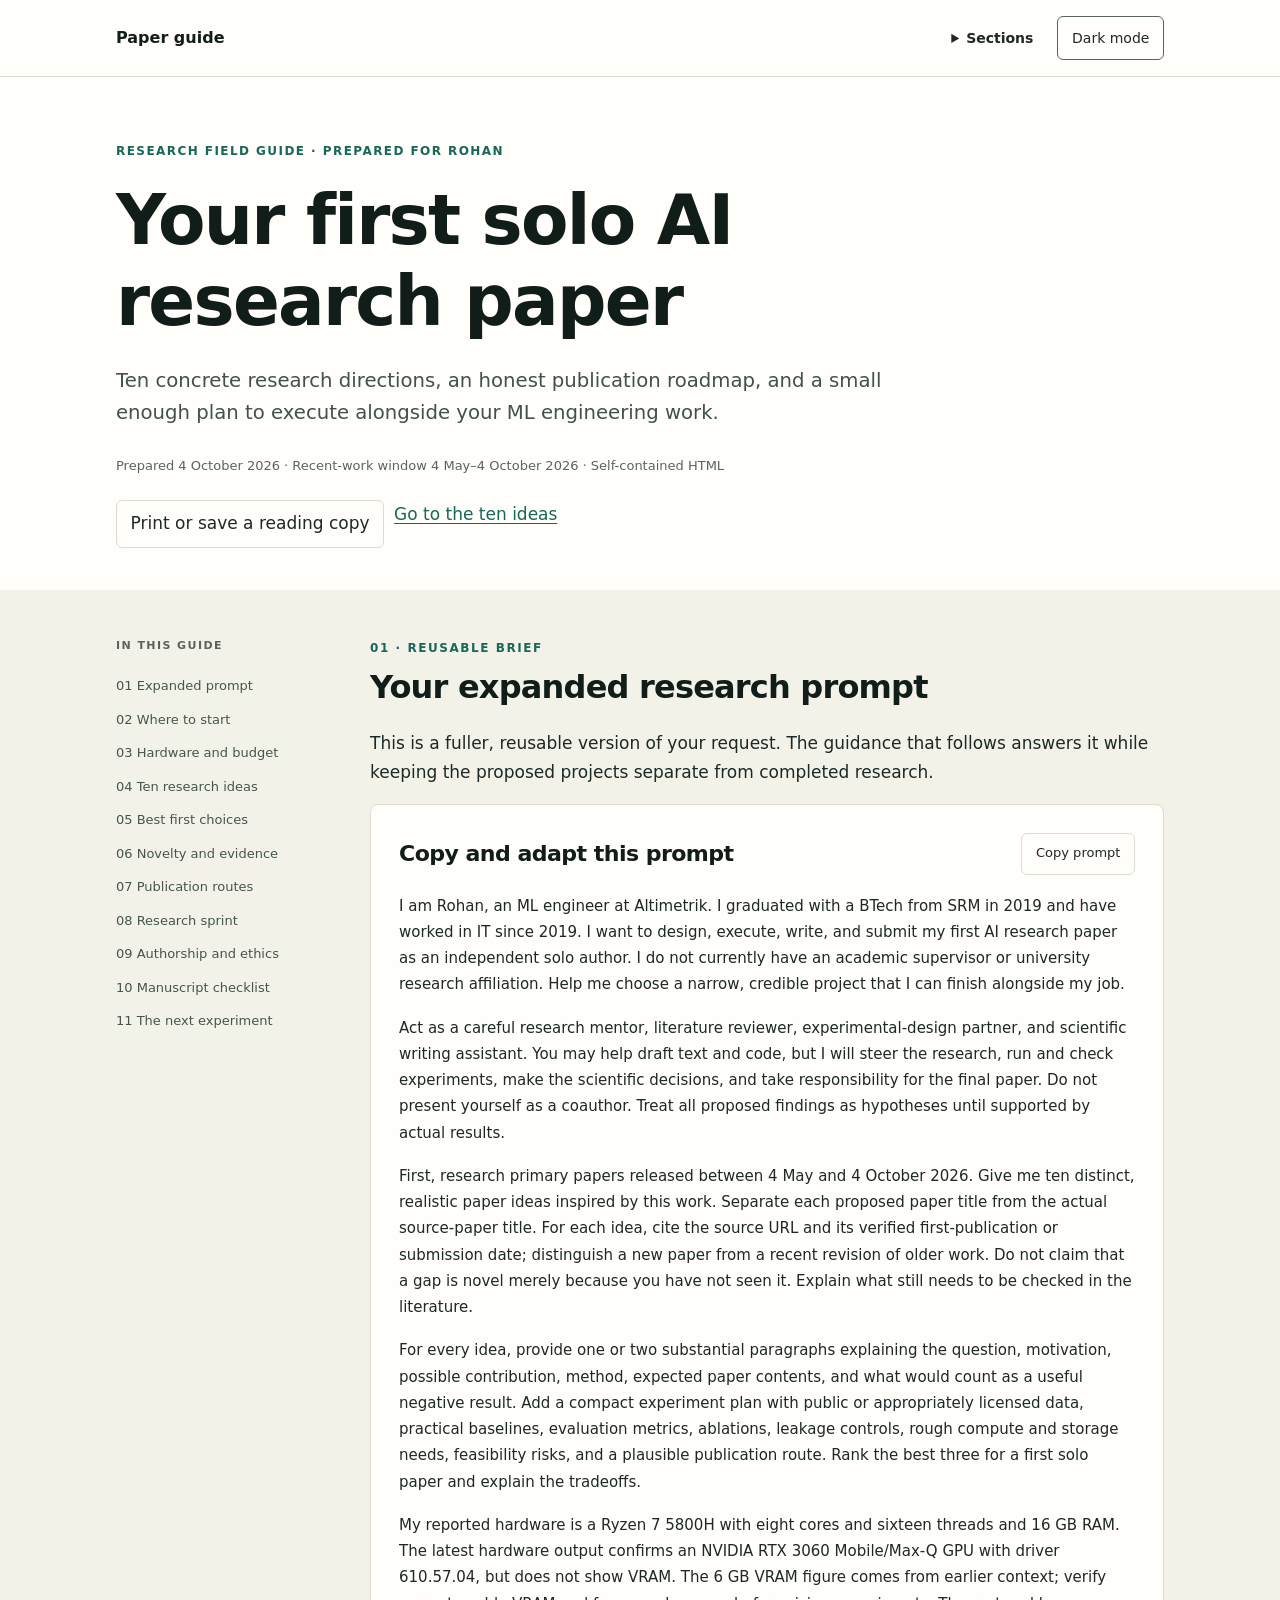
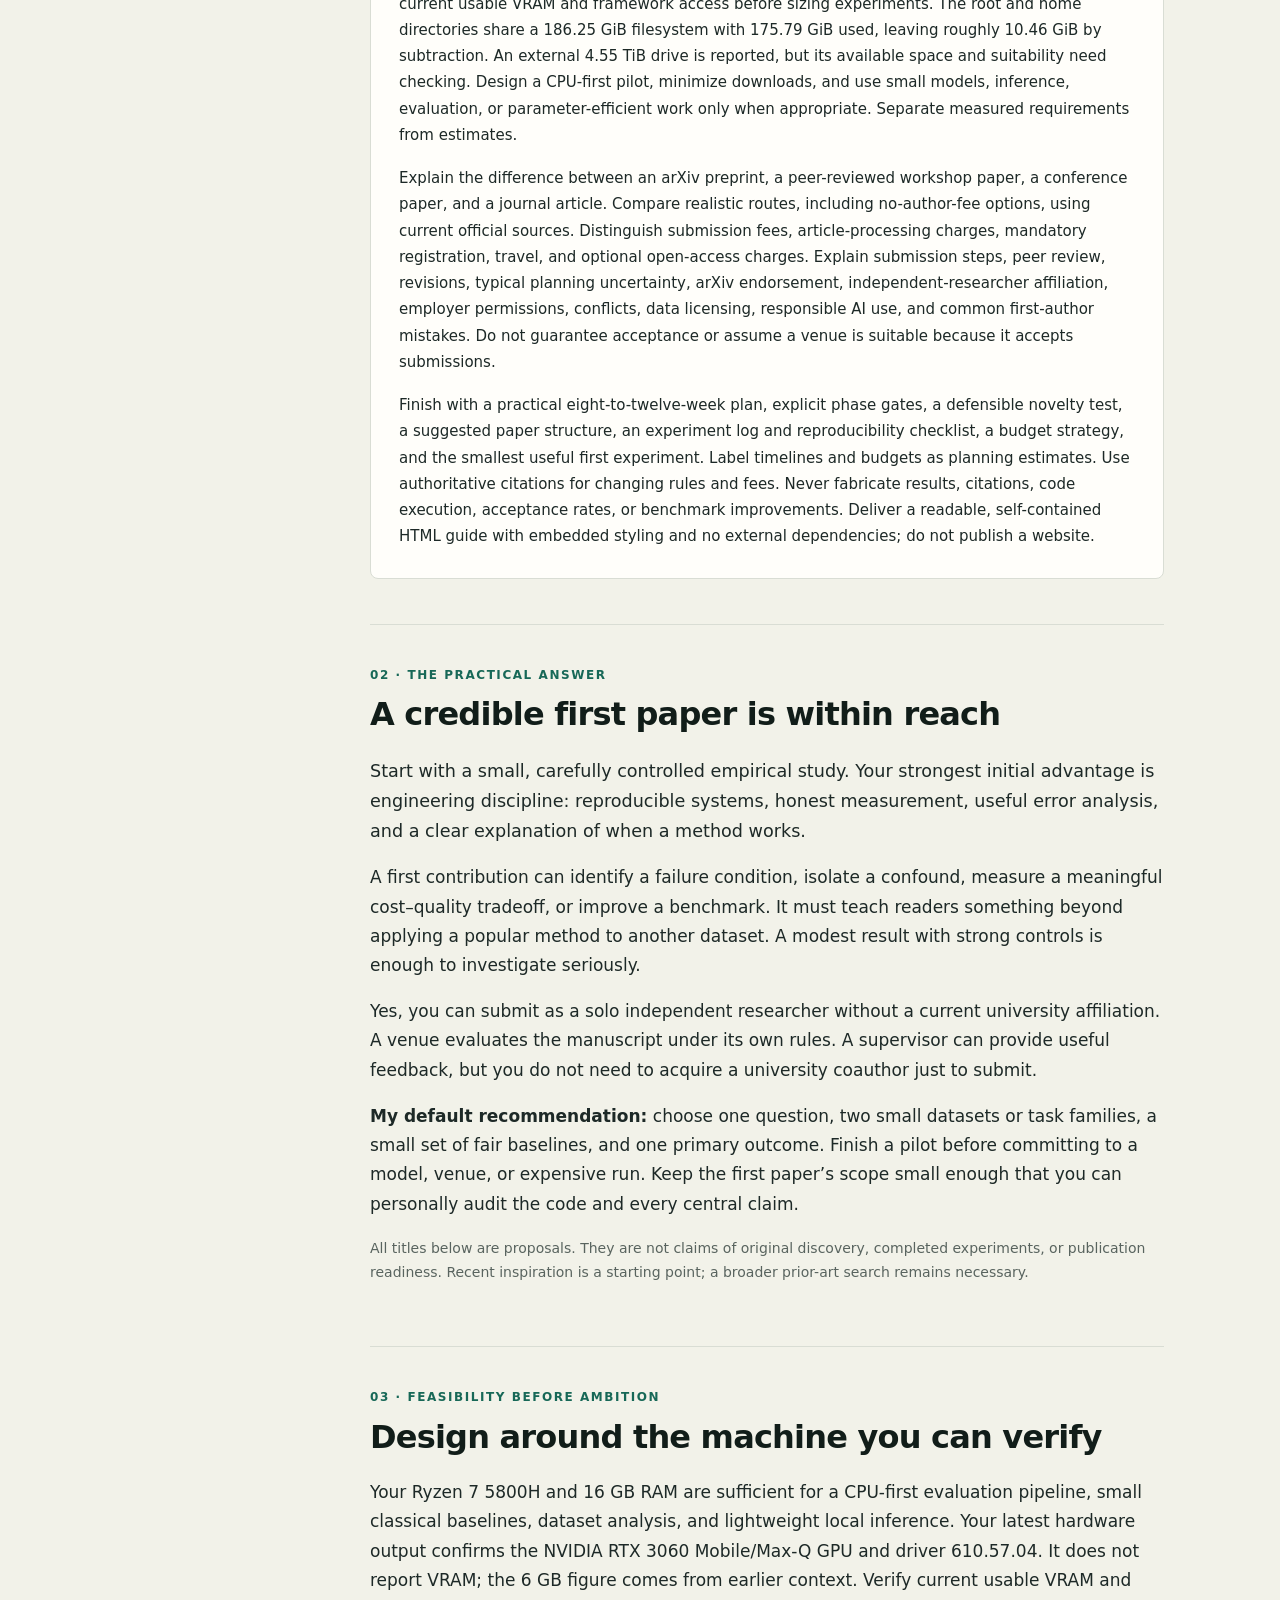
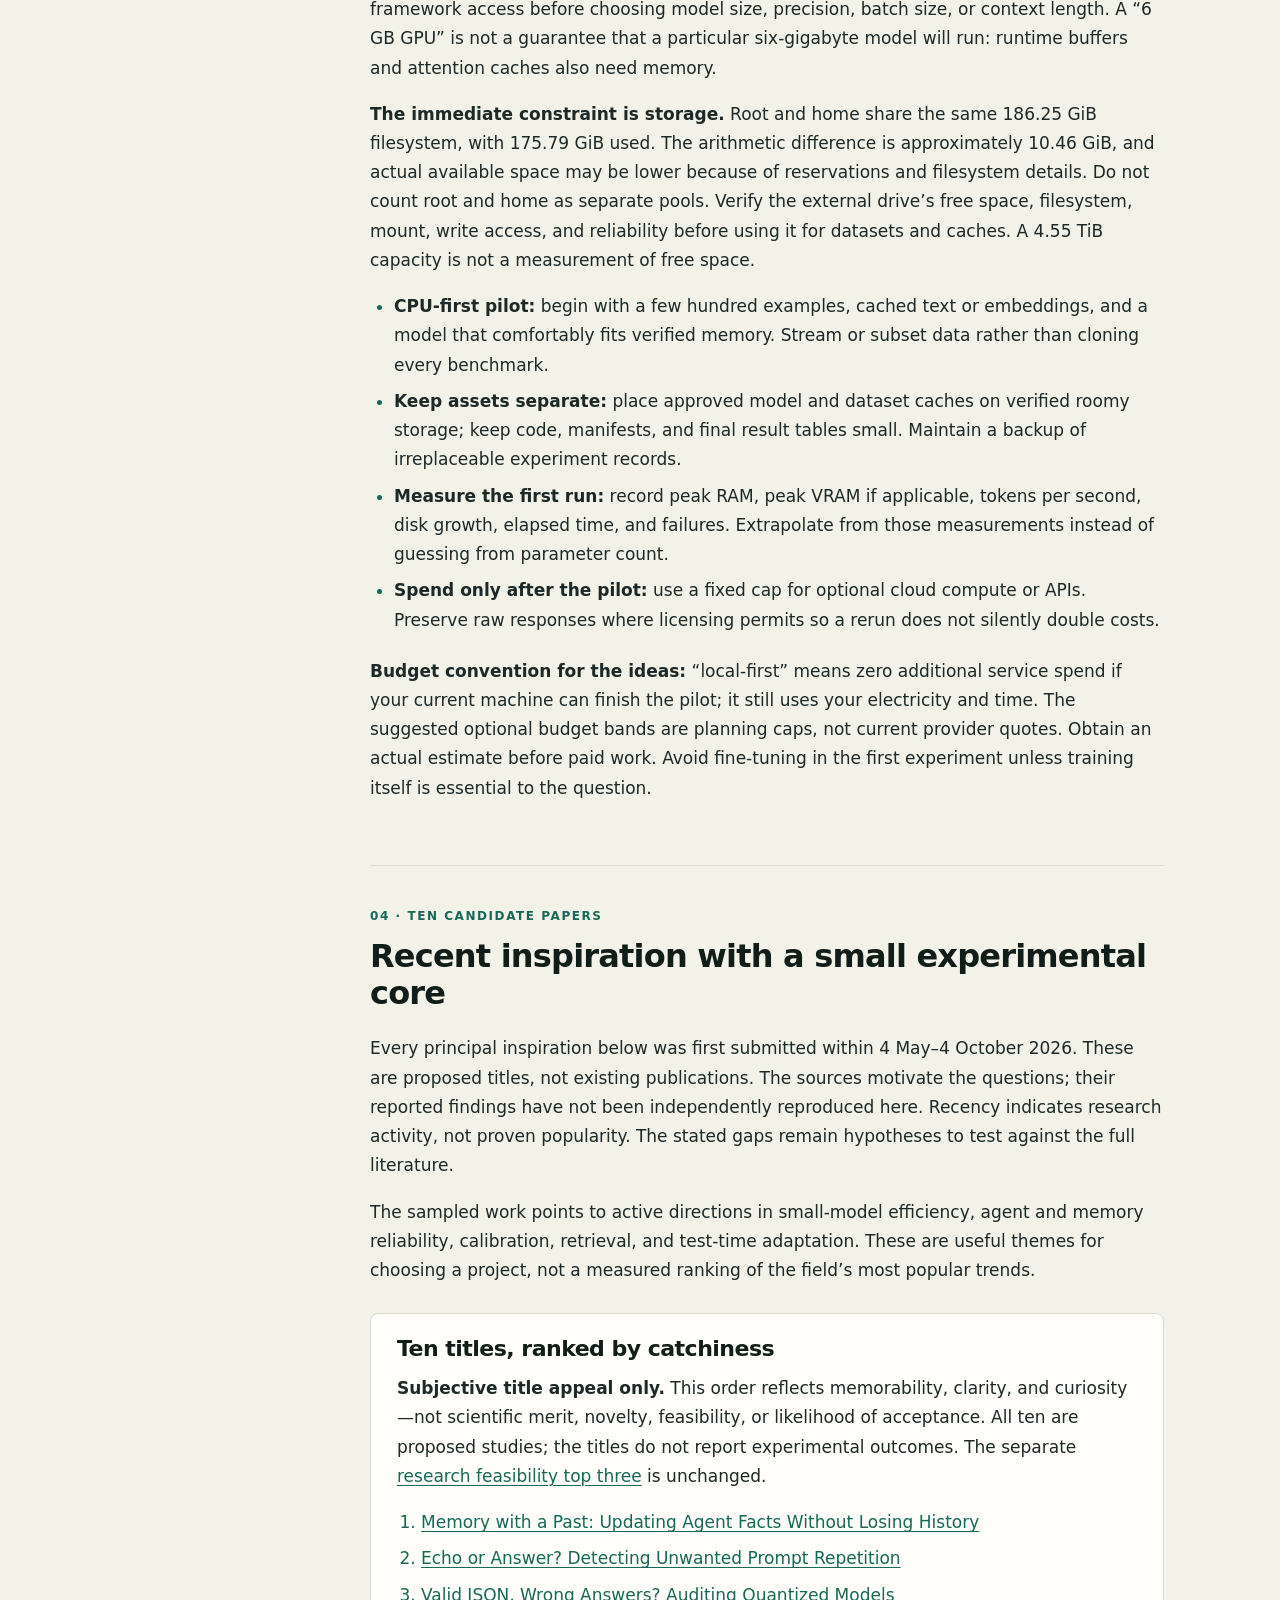
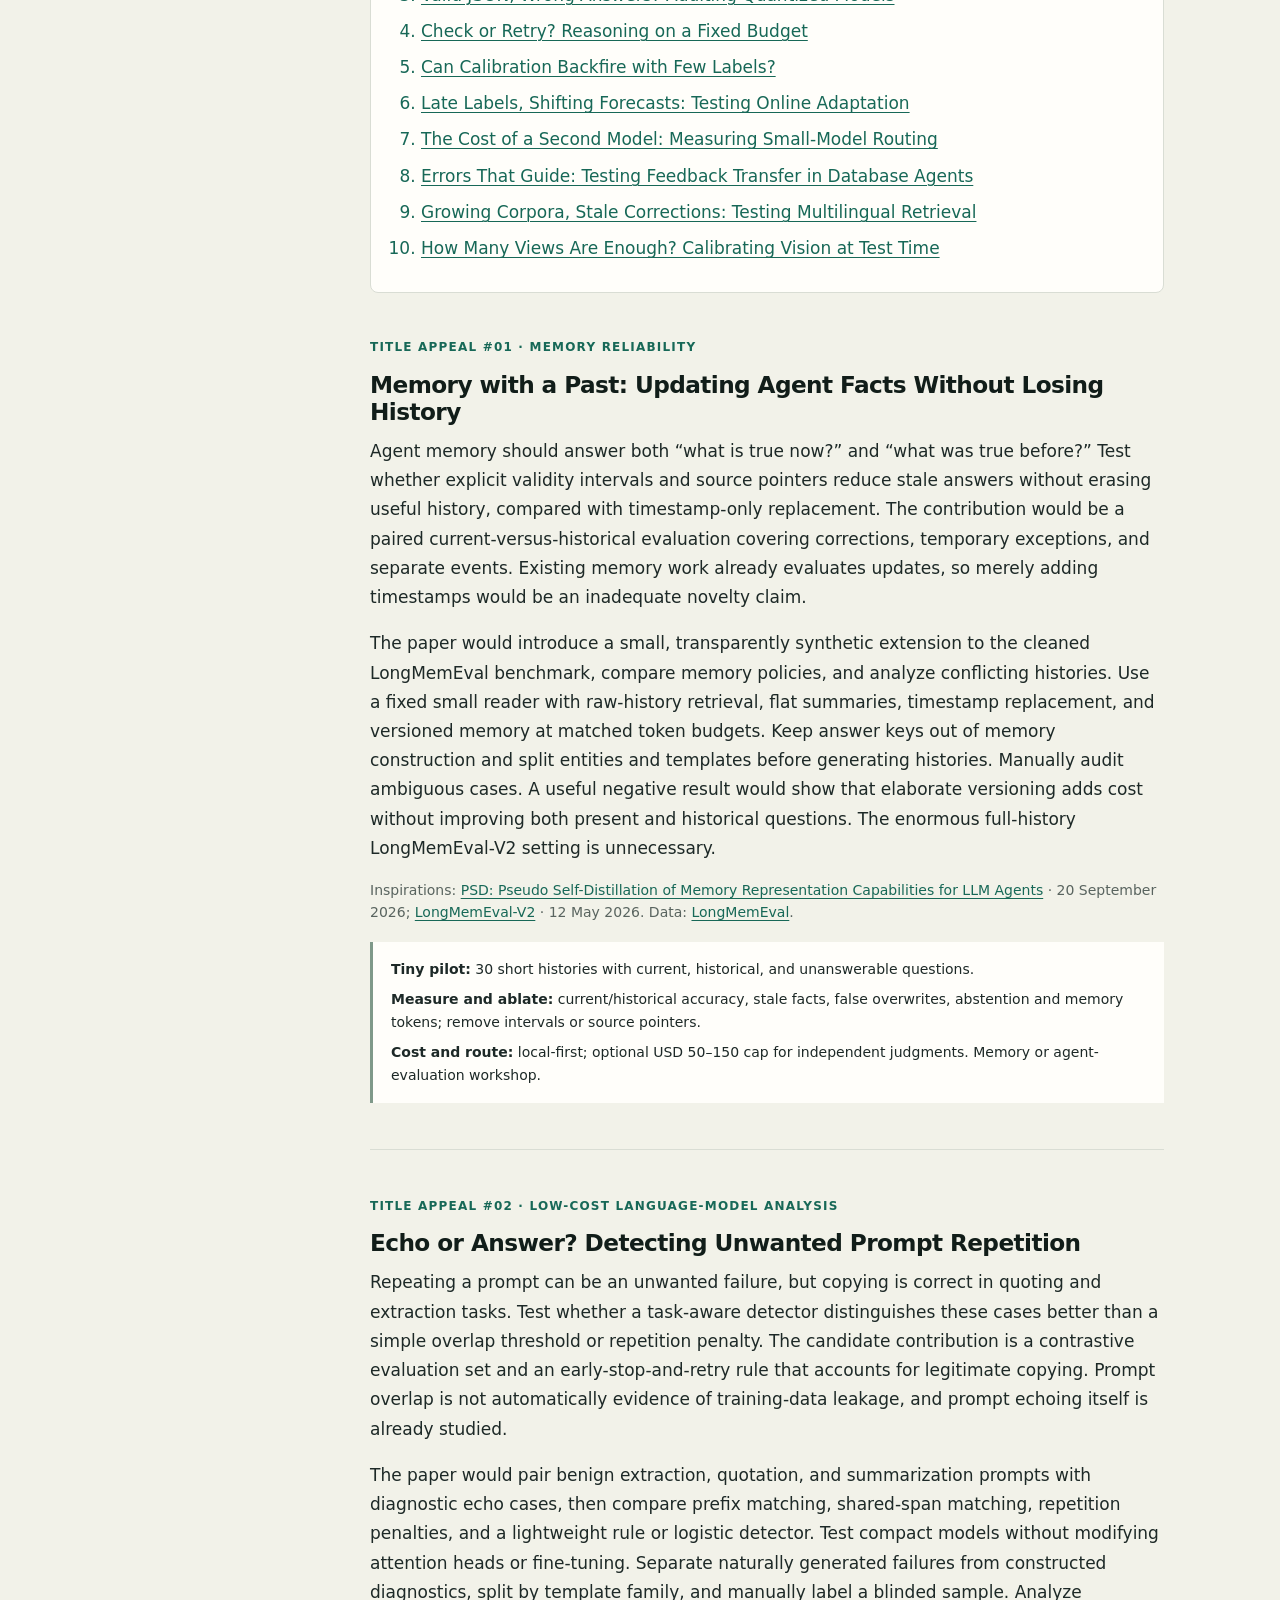
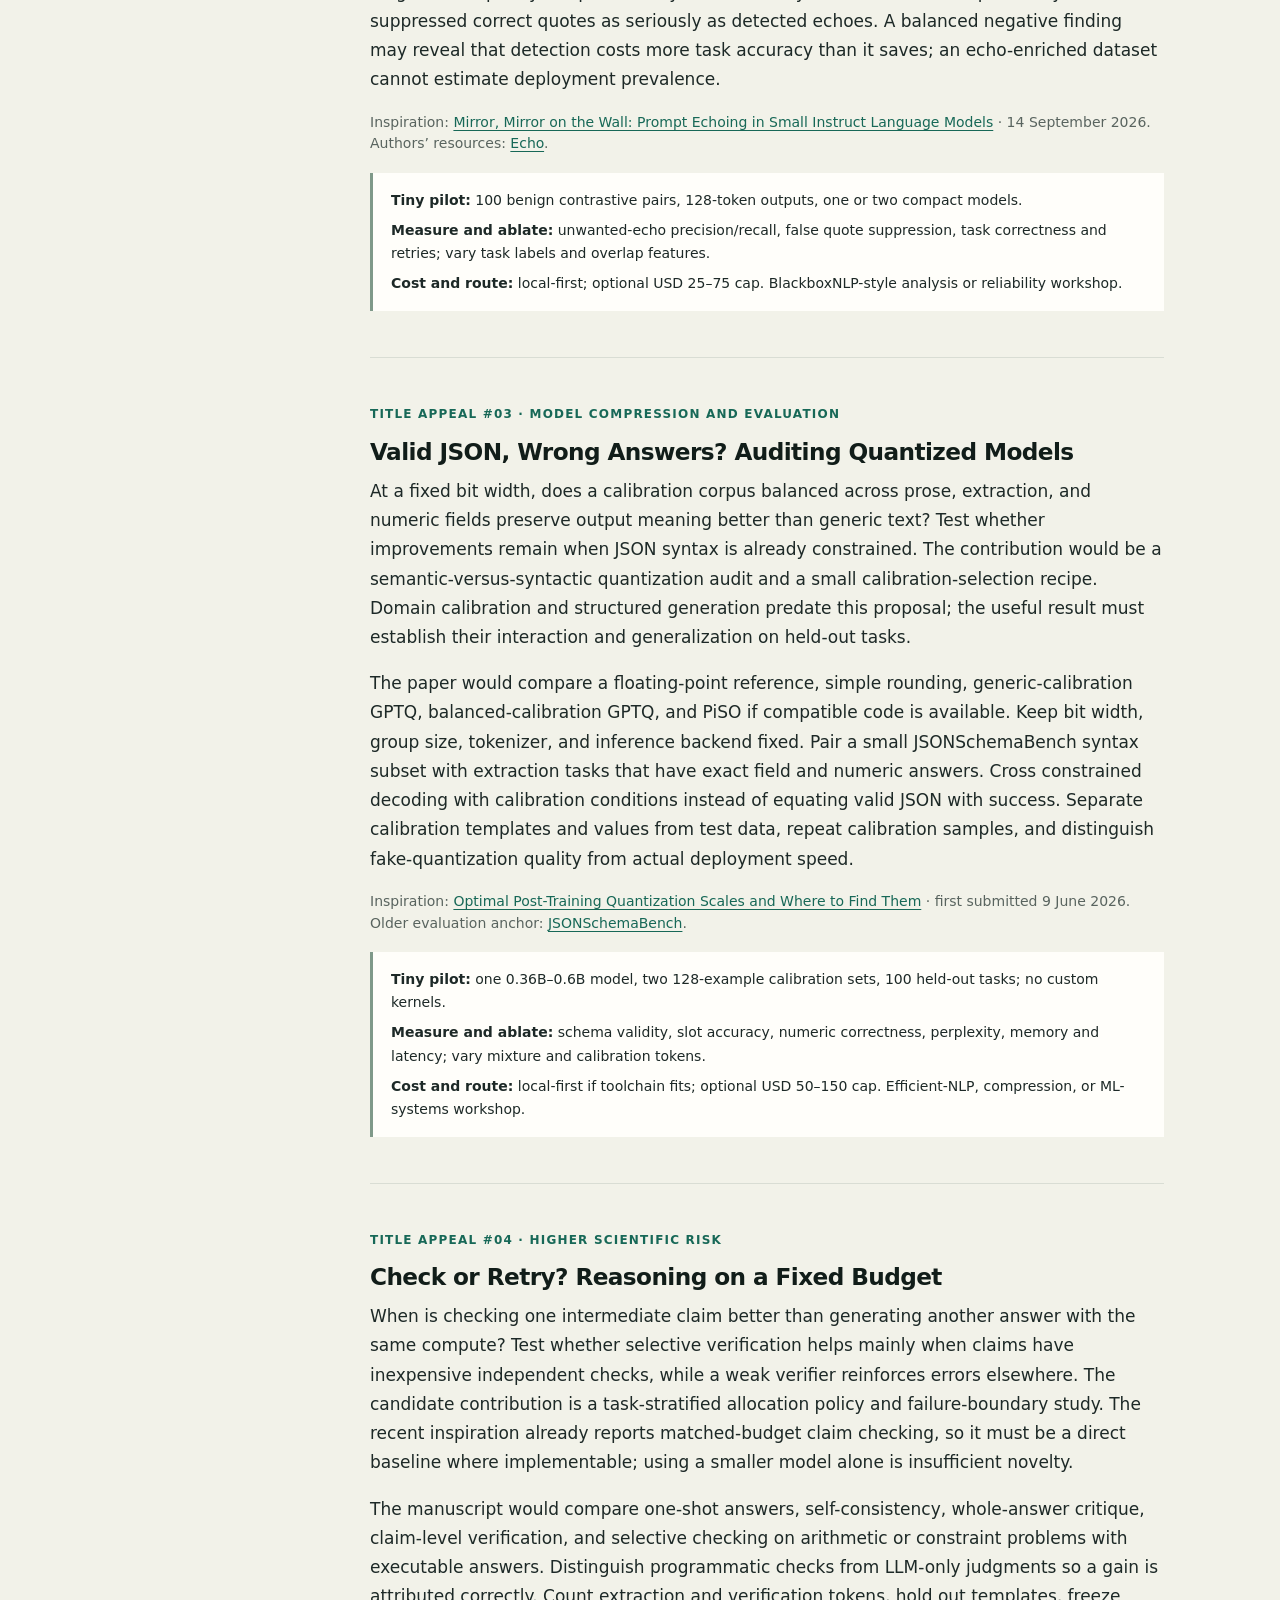
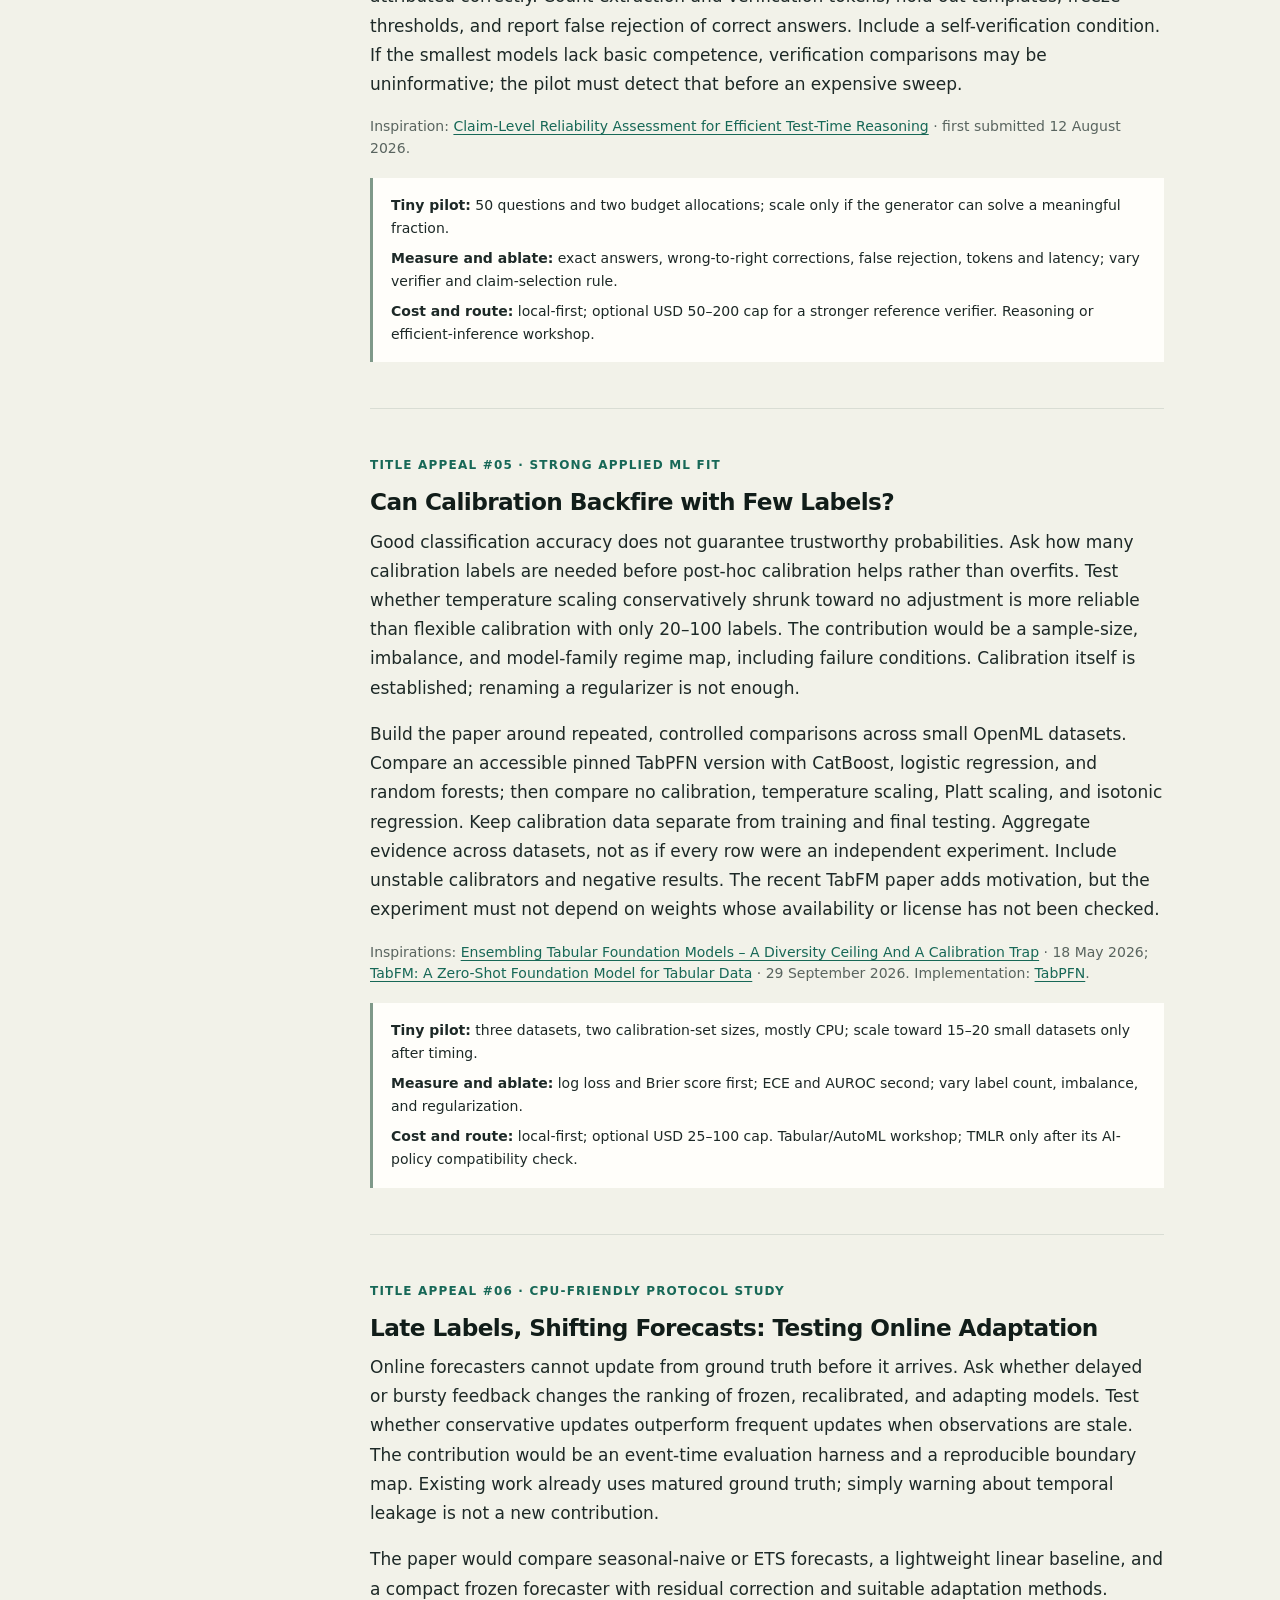
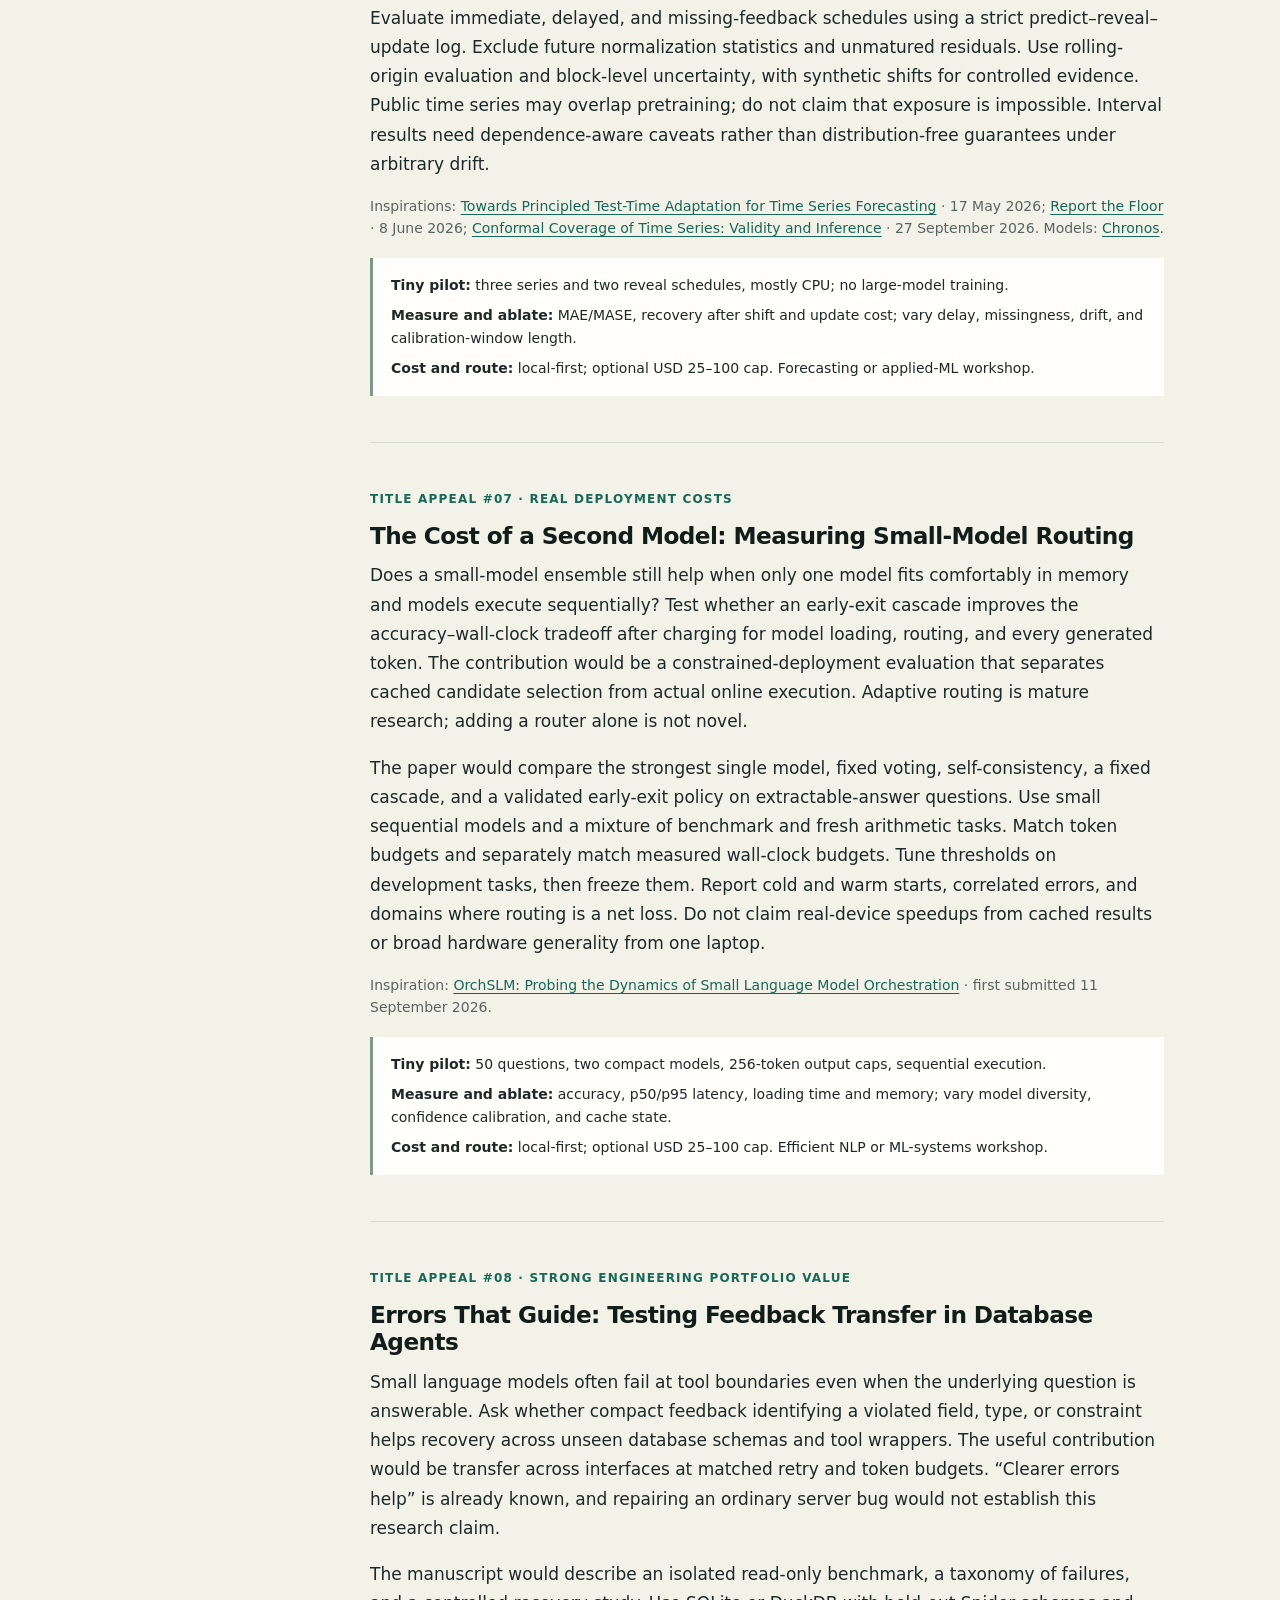
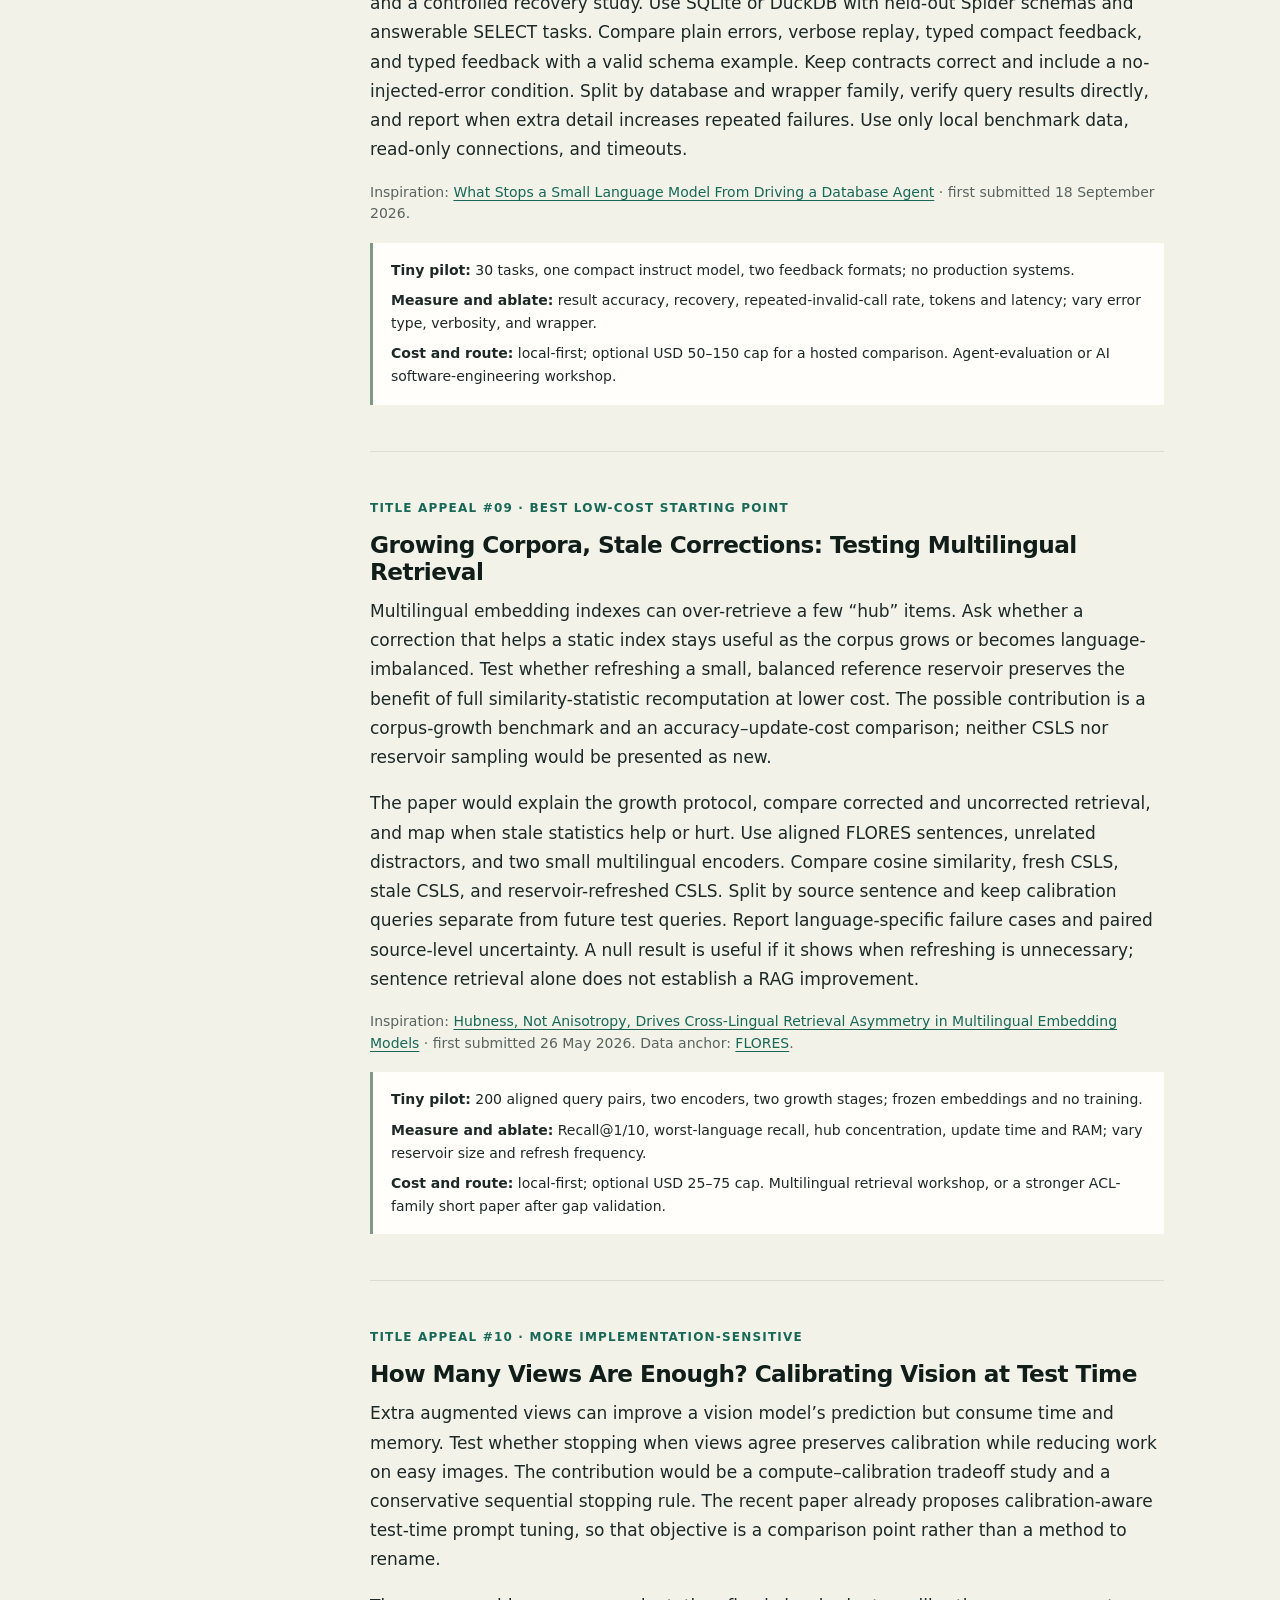
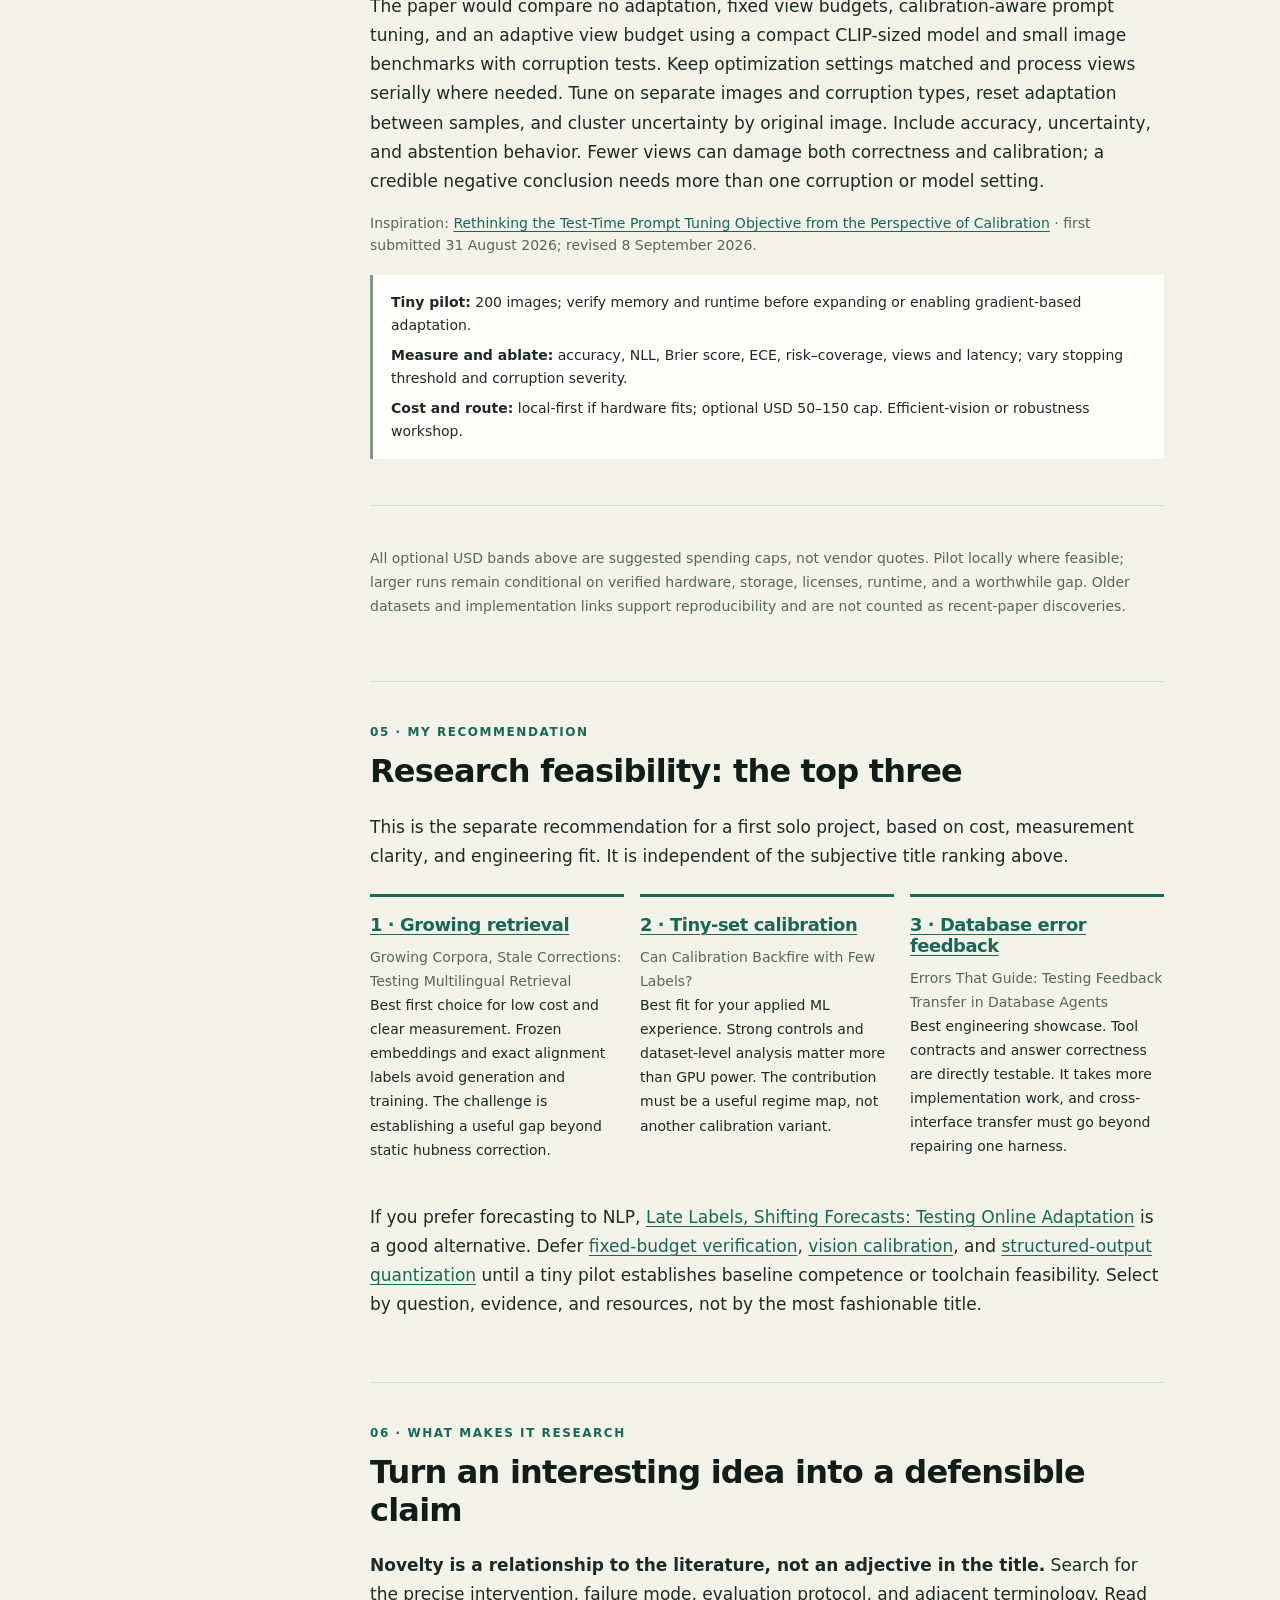
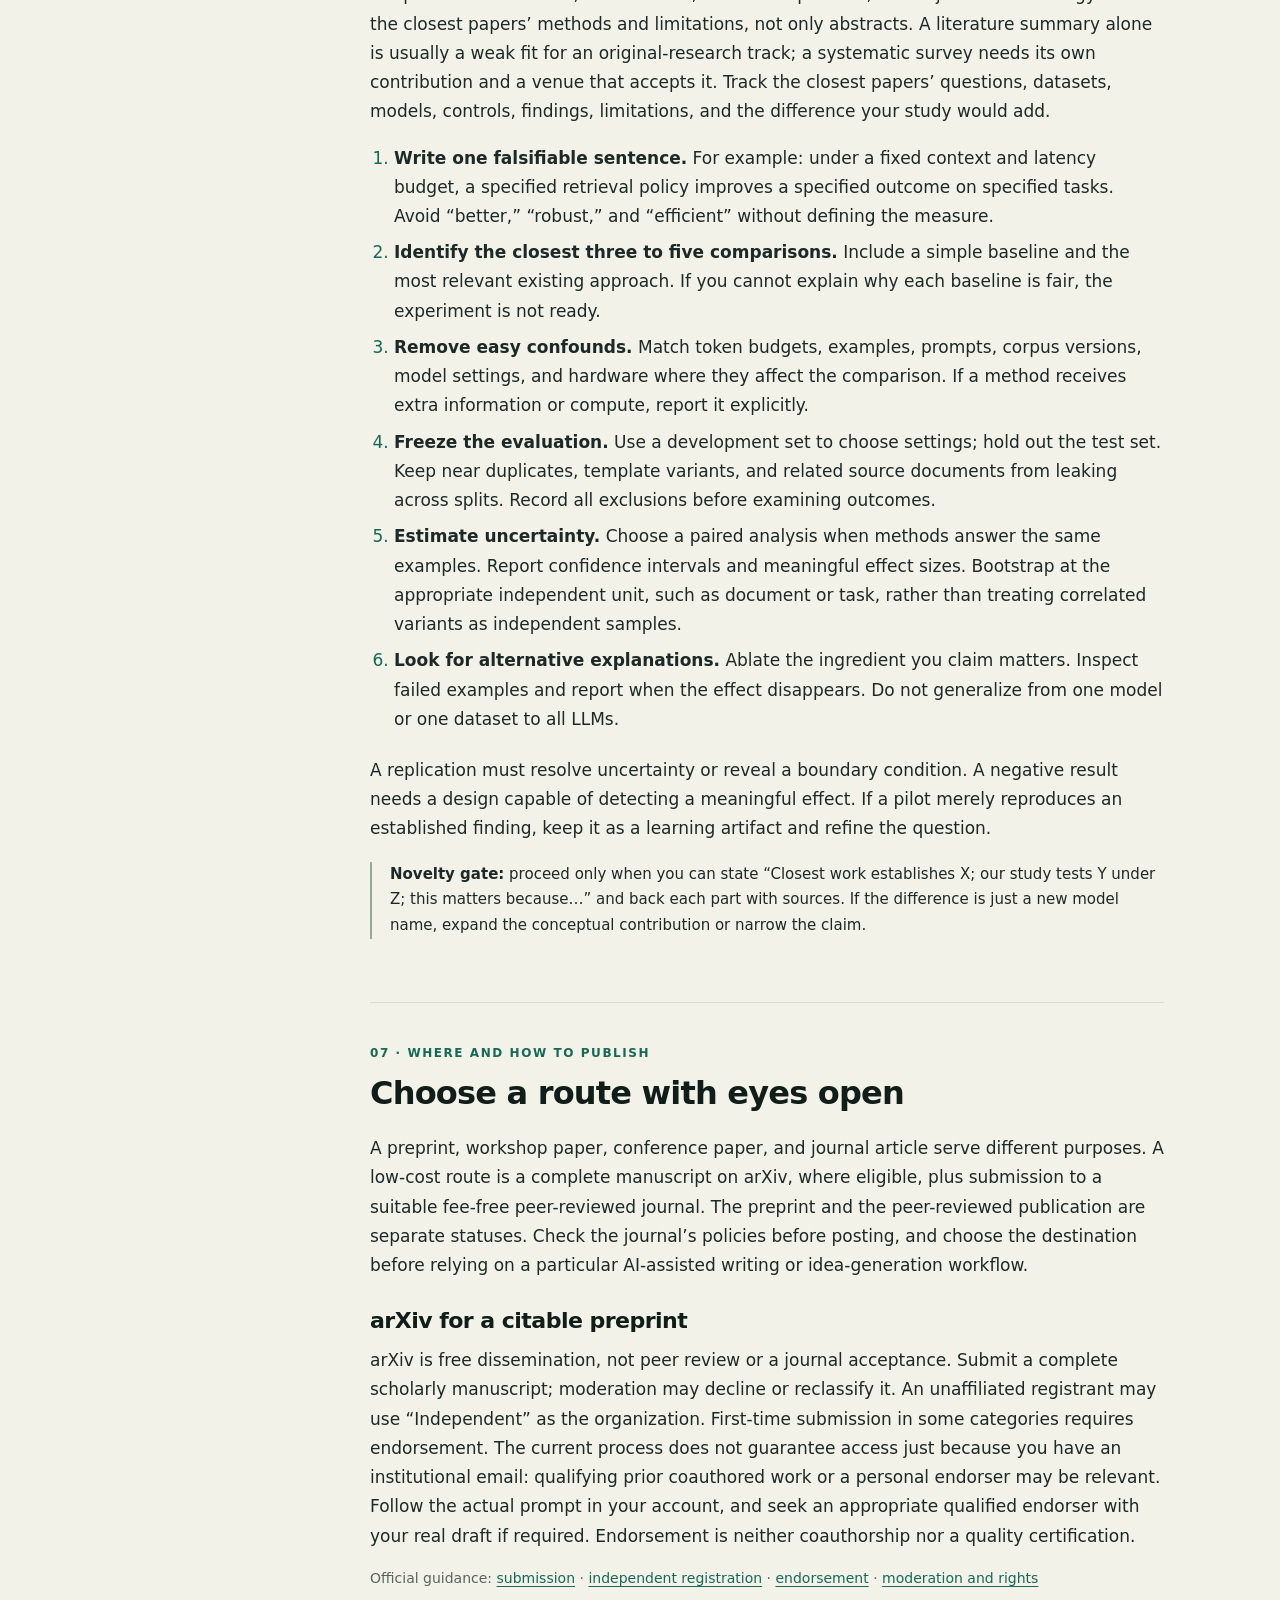
<file: ml_paper_ideas.html>
<!DOCTYPE html>
<html lang="en"><head><meta charset="utf-8"><meta name="viewport" content="width=device-width,initial-scale=1"><meta name="description" content="A practical guide for a first independent AI research paper with ten research ideas, publication routes, and a reproducible project plan."><title>Your first solo AI research paper</title><style>
:root{--ink:#1d2927;--muted:#59645f;--paper:#fffefa;--wash:#f2f2e9;--line:#d9ddd4;--accent:#176857;--soft:#eaf0e9;--gold:#93601e;--max:1120px}
*{box-sizing:border-box}html{scroll-behavior:smooth;scroll-padding-top:1.8rem}body{margin:0;background:var(--wash);color:var(--ink);font:17px/1.72 system-ui,-apple-system,BlinkMacSystemFont,"Segoe UI",sans-serif}a{color:var(--accent);text-decoration-thickness:1px;text-underline-offset:3px;overflow-wrap:anywhere}a:hover{color:#0b3d34}a:focus-visible,button:focus-visible,summary:focus-visible{outline:3px solid #ad782e;outline-offset:4px}button{font:inherit;cursor:pointer;border:1px solid var(--line);background:var(--paper);color:var(--ink);padding:.52rem .85rem;border-radius:6px}button:hover{background:var(--soft)}.skip{position:absolute;left:-9999px}.skip:focus{left:1rem;top:1rem;z-index:10;background:white;padding:1rem}.wrap{max-width:var(--max);margin:0 auto;padding:0 36px}.cover{padding:64px 0 42px;background:var(--paper)}.eyebrow{text-transform:uppercase;letter-spacing:.12em;font-size:12px;font-weight:750;color:var(--accent);margin:0 0 18px}h1,h2,h3,h4{color:#111d19;line-height:1.17;font-weight:720;letter-spacing:-.025em}h1{font-size:clamp(2.5rem,5.4vw,4.6rem);max-width:890px;margin:0 0 24px}h2{font-size:2rem;margin:0 0 22px}h3{font-size:1.38rem;margin:26px 0 12px}h4{font-size:1.04rem;letter-spacing:0;margin:22px 0 8px}.deck{font-size:1.23rem;max-width:830px;line-height:1.6;color:#41524b}.meta{font-size:13px;color:var(--muted);margin-top:27px}.actions{display:flex;gap:10px;flex-wrap:wrap;margin-top:22px}.layout{display:grid;grid-template-columns:210px minmax(0,1fr);gap:44px;align-items:start;padding-top:48px;padding-bottom:70px}nav{position:sticky;top:24px;font-size:13px;line-height:1.5;padding-right:15px}nav p{margin:0 0 15px;font-size:11px;font-weight:750;letter-spacing:.13em;text-transform:uppercase;color:var(--muted)}nav a{display:block;text-decoration:none;padding:7px 0;color:#46564c}nav a:hover{text-decoration:underline;color:var(--accent)}main{min-width:0}section{padding-bottom:45px;margin-bottom:40px;border-bottom:1px solid var(--line)}section:last-child{border-bottom:0;padding-bottom:0;margin-bottom:0}.number{display:block;font-size:12px;letter-spacing:.13em;text-transform:uppercase;color:var(--accent);font-weight:750;margin-bottom:11px}p{margin:0 0 17px}ul,ol{padding-left:24px;margin:14px 0 22px}li{margin:7px 0}li::marker{color:var(--accent)}.lead{font-size:1.1rem}.small,.source{font-size:14px;color:var(--muted)}.source{line-height:1.55;margin:12px 0 16px}.prompt{background:var(--paper);padding:28px;border:1px solid var(--line);border-radius:8px;font-size:15px;line-height:1.75}.prompt p:last-child{margin-bottom:0}.prompt-top{display:flex;align-items:center;justify-content:space-between;gap:18px;margin-bottom:18px}.prompt-top h3{margin:0}.prompt-top button{font-size:13px}.recommendations{display:grid;grid-template-columns:repeat(3,1fr);gap:16px;margin:23px 0}.recommendation{padding:18px 0;border-top:3px solid var(--accent);font-size:14px}.recommendation h3{font-size:1.12rem;margin:0 0 9px}.recommendation p{margin-bottom:0}.topic{margin:30px 0 40px}.topic:not(:last-child){padding-bottom:28px;border-bottom:1px solid var(--line)}.topic h3{font-size:1.45rem;margin:10px 0 12px}.topic-num{font-size:12px;text-transform:uppercase;letter-spacing:.1em;color:var(--accent);font-weight:750}.tags{display:flex;flex-wrap:wrap;gap:7px;margin:17px 0}.tag{background:#e5ebe2;border-radius:4px;padding:3px 9px;font-size:12px;color:#314d41}.experiment{font-size:14px;line-height:1.65;background:var(--paper);border-left:3px solid #7f9989;padding:16px 18px;margin:18px 0}.experiment p{margin:0 0 7px}.experiment p:last-child{margin:0}.table-wrap{overflow-x:auto;margin:22px 0}table{border-collapse:collapse;width:100%;font-size:14px;line-height:1.55}th,td{padding:14px 13px;border:1px solid var(--line);text-align:left;vertical-align:top}th{background:#e6ebe3;font-weight:700}tbody tr:nth-child(even){background:rgba(255,255,255,.5)}.route{padding-bottom:18px}.route h3{margin-top:28px}.gate{font-size:15px;margin:18px 0;padding-left:18px;border-left:2px solid #95aa9a}.checklist{list-style:none;padding-left:0}.checklist li{padding-left:27px;position:relative}.checklist li::before{content:"□";position:absolute;left:0;color:var(--accent);font-size:20px;line-height:1.3}.footer{font-size:13px;color:var(--muted);padding:30px 0 40px;border-top:1px solid var(--line)}.back{font-size:12px;text-transform:uppercase;letter-spacing:.08em;text-decoration:none}strong{font-weight:700}code{font-family:ui-monospace,monospace;background:#e8ece5;padding:1px 4px;font-size:.9em}details{margin:20px 0}summary{font-weight:700;cursor:pointer}::selection{background:#d3e4d6}
@media(max-width:900px){.layout{grid-template-columns:1fr;gap:30px}nav{position:static;padding:0;display:flex;flex-wrap:wrap;column-gap:18px;row-gap:2px}nav p{flex-basis:100%;margin-bottom:5px}nav a{font-size:13px;padding:4px 0}.cover{padding-top:40px}.recommendations{gap:20px}.wrap{padding:0 25px}.layout{padding-top:30px}}
@media(max-width:560px){body{font-size:16px}.wrap{padding:0 20px}h1{font-size:2.65rem}h2{font-size:1.8rem}.deck{font-size:1.12rem}.prompt{padding:20px}.recommendations{grid-template-columns:1fr;gap:4px}.recommendation{padding:15px 0}.layout{padding-bottom:35px}.topic h3{font-size:1.32rem}.prompt-top{align-items:flex-start}section{padding-bottom:28px;margin-bottom:28px}th,td{padding:10px}h3{overflow-wrap:break-word}}
@media(prefers-reduced-motion:reduce){html{scroll-behavior:auto}}
@media print{@page{size:A4;margin:18mm}body{font-size:10.5pt;line-height:1.55;background:white;color:black}.wrap{max-width:none;padding:0}.cover{padding:0 0 20px}h1{font-size:30pt;max-width:none}h2{font-size:21pt}h3{font-size:14pt}.deck{font-size:12pt}.meta{font-size:9pt}.layout{display:block;padding:0}nav,.actions,.prompt-top button,.back,.skip{display:none}.prompt{background:white;padding:14px;border:1px solid #aaa;font-size:10pt}.recommendations{display:block}.recommendation{break-inside:avoid}.topic{margin:20px 0}.topic h3{font-size:15pt}.experiment,.tags,.table-wrap{break-inside:avoid}.experiment{background:white}.source,.small{font-size:9pt}section{margin:0 0 22px;padding-bottom:18px;break-before:auto}h2,h3,h4{break-after:avoid}p{orphans:3;widows:3}a{color:#145345;text-decoration:underline}th{background:#eee!important}.footer{padding:15px 0 0}}

/* Persistent navigation and accessible color themes. */
:root{--heading:#111d19;--deck:#41524b;--nav:#46564c;--tag-bg:#e5ebe2;--tag-ink:#314d41;--table-head:#e6ebe3;--stripe:#f9faf5;--code-bg:#e8ece5;--focus:#93601e;--hover:#0b3d34;--selected:#d3e4d6;--bar-height:76px;color-scheme:light}
html[data-theme="dark"]{--ink:#e4ece6;--muted:#b4c1b8;--paper:#18221e;--wash:#101814;--line:#53665a;--accent:#91ddba;--soft:#293b30;--heading:#f3f7f3;--deck:#c3d2c7;--nav:#c3d2c7;--tag-bg:#293b30;--tag-ink:#d1ecd9;--table-head:#293b30;--stripe:#1c2a22;--code-bg:#293b30;--focus:#f3c16d;--hover:#c1f5d9;--selected:#385b46;color-scheme:dark}
@media(prefers-color-scheme:dark){html:not([data-theme]){--ink:#e4ece6;--muted:#b4c1b8;--paper:#18221e;--wash:#101814;--line:#53665a;--accent:#91ddba;--soft:#293b30;--heading:#f3f7f3;--deck:#c3d2c7;--nav:#c3d2c7;--tag-bg:#293b30;--tag-ink:#d1ecd9;--table-head:#293b30;--stripe:#1c2a22;--code-bg:#293b30;--focus:#f3c16d;--hover:#c1f5d9;--selected:#385b46;color-scheme:dark}}
html{scroll-padding-top:calc(var(--bar-height) + 16px)}
body{padding-top:var(--bar-height)}
[id]{scroll-margin-top:12px}
h1,h2,h3,h4{color:var(--heading)}.deck{color:var(--deck)}nav a{color:var(--nav)}
a:hover{color:var(--hover)}a:focus-visible,button:focus-visible,summary:focus-visible{outline-color:var(--focus)}
.tag{background:var(--tag-bg);color:var(--tag-ink)}th{background:var(--table-head)}tbody tr:nth-child(even){background:var(--stripe)}code{background:var(--code-bg)}::selection{background:var(--selected)}
.skip:focus{position:fixed;z-index:100;background:var(--paper);color:var(--ink)}
.topbar{position:fixed;inset:0 0 auto;z-index:30;background:var(--paper);border-bottom:1px solid var(--line)}
.bar-inner{display:flex;align-items:center;gap:20px;min-height:76px;position:relative}
.brand{font-size:16px;font-weight:750;text-decoration:none;margin-right:auto;color:var(--heading)}
#theme-toggle{font-size:14px;min-height:44px;white-space:nowrap;border-color:var(--muted)}
#theme-toggle[aria-pressed="true"]{background:var(--soft)}
#section-picker{margin:0;font-size:14px}
#section-picker summary{padding:10px 4px;min-height:44px}
.section-menu{position:absolute;right:36px;top:calc(100% + 1px);width:min(330px,calc(100vw - 40px));max-height:calc(100dvh - var(--bar-height) - 24px);overflow:auto;background:var(--paper);border:1px solid var(--line);border-radius:0 0 8px 8px;padding:12px 18px;box-shadow:0 12px 28px #0003}
.section-menu a{display:block;padding:9px 2px;text-decoration:none}.section-menu a:hover{text-decoration:underline}
.layout>nav{top:calc(var(--bar-height) + 20px);max-height:calc(100dvh - var(--bar-height) - 40px);overflow-y:auto}
.ranking{background:var(--paper);border:1px solid var(--line);border-radius:8px;padding:22px 26px;margin:28px 0 38px}.ranking h3{margin-top:0}.ranking ol{margin-bottom:0}
@media(max-width:900px){.layout>nav{position:static;max-height:none;overflow:visible}}
@media(max-width:560px){.bar-inner{gap:12px;min-height:68px}.brand{font-size:14px}#theme-toggle,#section-picker{font-size:13px}#theme-toggle{padding:.4rem .65rem}.section-menu{right:20px}.ranking{padding:20px}html{--bar-height:68px}}
@media print{
html,html[data-theme],html:not([data-theme]){--ink:#111;--muted:#444;--paper:#fff;--wash:#fff;--line:#aaa;--accent:#145345;--soft:#eee;--heading:#111;--deck:#333;--nav:#333;--tag-bg:#eee;--tag-ink:#111;--table-head:#eee;--stripe:#fff;--code-bg:#eee;--hover:#145345;color-scheme:light;scroll-padding-top:0}
body{padding-top:0}.topbar{display:none}.ranking{background:white;break-inside:avoid}a{color:#145345}.cover,.prompt,.experiment{background:#fff}[id]{scroll-margin-top:0}
}

</style><script>
(function(){var theme;try{theme=localStorage.getItem('paper-guide-theme')}catch(e){}if(theme==='light'||theme==='dark'){document.documentElement.dataset.theme=theme}})();
</script></head><body id="top"><a class="skip" href="#main">Skip to the guide</a><div class="topbar"><div class="wrap bar-inner"><a class="brand" href="#top">Paper guide</a><details id="section-picker"><summary>Sections</summary><div class="section-menu" role="navigation" aria-label="Persistent guide sections"><a href="#prompt">01 Expanded prompt</a><a href="#starting-point">02 Where to start</a><a href="#hardware">03 Hardware and budget</a><a href="#ideas">04 Ten research ideas</a><a href="#picks">05 Best first choices</a><a href="#novelty">06 Novelty and evidence</a><a href="#publication">07 Publication routes</a><a href="#workflow">08 Research sprint</a><a href="#responsibility">09 Authorship and ethics</a><a href="#paper">10 Manuscript checklist</a><a href="#next">11 The next experiment</a></div></details><button type="button" id="theme-toggle" aria-pressed="false" hidden>Dark mode</button></div></div><header class="cover"><div class="wrap"><p class="eyebrow">Research field guide · prepared for Rohan</p><h1>Your first solo AI research paper</h1><p class="deck">Ten concrete research directions, an honest publication roadmap, and a small enough plan to execute alongside your ML engineering work.</p><p class="meta">Prepared 4 October 2026 · Recent-work window 4 May–4 October 2026 · Self-contained HTML</p><div class="actions"><button type="button" onclick="window.print()">Print or save a reading copy</button><a href="#ideas">Go to the ten ideas</a></div></div></header><div class="wrap layout"><nav aria-label="Guide sections"><p>In this guide</p><a href="#prompt">01 Expanded prompt</a><a href="#starting-point">02 Where to start</a><a href="#hardware">03 Hardware and budget</a><a href="#ideas">04 Ten research ideas</a><a href="#picks">05 Best first choices</a><a href="#novelty">06 Novelty and evidence</a><a href="#publication">07 Publication routes</a><a href="#workflow">08 Research sprint</a><a href="#responsibility">09 Authorship and ethics</a><a href="#paper">10 Manuscript checklist</a><a href="#next">11 The next experiment</a></nav><main id="main">
<section id="prompt"><span class="number">01 · Reusable brief</span><h2>Your expanded research prompt</h2><p>This is a fuller, reusable version of your request. The guidance that follows answers it while keeping the proposed projects separate from completed research.</p><div class="prompt"><div class="prompt-top"><h3>Copy and adapt this prompt</h3><button id="copy-prompt" type="button">Copy prompt</button></div><div id="prompt-text">
<p>I am Rohan, an ML engineer at Altimetrik. I graduated with a BTech from SRM in 2019 and have worked in IT since 2019. I want to design, execute, write, and submit my first AI research paper as an independent solo author. I do not currently have an academic supervisor or university research affiliation. Help me choose a narrow, credible project that I can finish alongside my job.</p>
<p>Act as a careful research mentor, literature reviewer, experimental-design partner, and scientific writing assistant. You may help draft text and code, but I will steer the research, run and check experiments, make the scientific decisions, and take responsibility for the final paper. Do not present yourself as a coauthor. Treat all proposed findings as hypotheses until supported by actual results.</p>
<p>First, research primary papers released between 4 May and 4 October 2026. Give me ten distinct, realistic paper ideas inspired by this work. Separate each proposed paper title from the actual source-paper title. For each idea, cite the source URL and its verified first-publication or submission date; distinguish a new paper from a recent revision of older work. Do not claim that a gap is novel merely because you have not seen it. Explain what still needs to be checked in the literature.</p>
<p>For every idea, provide one or two substantial paragraphs explaining the question, motivation, possible contribution, method, expected paper contents, and what would count as a useful negative result. Add a compact experiment plan with public or appropriately licensed data, practical baselines, evaluation metrics, ablations, leakage controls, rough compute and storage needs, feasibility risks, and a plausible publication route. Rank the best three for a first solo paper and explain the tradeoffs.</p>
<p>My reported hardware is a Ryzen 7 5800H with eight cores and sixteen threads and 16 GB RAM. The latest hardware output confirms an NVIDIA RTX 3060 Mobile/Max-Q GPU with driver 610.57.04, but does not show VRAM. The 6 GB VRAM figure comes from earlier context; verify current usable VRAM and framework access before sizing experiments. The root and home directories share a 186.25 GiB filesystem with 175.79 GiB used, leaving roughly 10.46 GiB by subtraction. An external 4.55 TiB drive is reported, but its available space and suitability need checking. Design a CPU-first pilot, minimize downloads, and use small models, inference, evaluation, or parameter-efficient work only when appropriate. Separate measured requirements from estimates.</p>
<p>Explain the difference between an arXiv preprint, a peer-reviewed workshop paper, a conference paper, and a journal article. Compare realistic routes, including no-author-fee options, using current official sources. Distinguish submission fees, article-processing charges, mandatory registration, travel, and optional open-access charges. Explain submission steps, peer review, revisions, typical planning uncertainty, arXiv endorsement, independent-researcher affiliation, employer permissions, conflicts, data licensing, responsible AI use, and common first-author mistakes. Do not guarantee acceptance or assume a venue is suitable because it accepts submissions.</p>
<p>Finish with a practical eight-to-twelve-week plan, explicit phase gates, a defensible novelty test, a suggested paper structure, an experiment log and reproducibility checklist, a budget strategy, and the smallest useful first experiment. Label timelines and budgets as planning estimates. Use authoritative citations for changing rules and fees. Never fabricate results, citations, code execution, acceptance rates, or benchmark improvements. Deliver a readable, self-contained HTML guide with embedded styling and no external dependencies; do not publish a website.</p>
</div></div></section>
<section id="starting-point"><span class="number">02 · The practical answer</span><h2>A credible first paper is within reach</h2><p class="lead">Start with a small, carefully controlled empirical study. Your strongest initial advantage is engineering discipline: reproducible systems, honest measurement, useful error analysis, and a clear explanation of when a method works.</p><p>A first contribution can identify a failure condition, isolate a confound, measure a meaningful cost–quality tradeoff, or improve a benchmark. It must teach readers something beyond applying a popular method to another dataset. A modest result with strong controls is enough to investigate seriously.</p><p>Yes, you can submit as a solo independent researcher without a current university affiliation. A venue evaluates the manuscript under its own rules. A supervisor can provide useful feedback, but you do not need to acquire a university coauthor just to submit.</p><p><strong>My default recommendation:</strong> choose one question, two small datasets or task families, a small set of fair baselines, and one primary outcome. Finish a pilot before committing to a model, venue, or expensive run. Keep the first paper’s scope small enough that you can personally audit the code and every central claim.</p><p class="small">All titles below are proposals. They are not claims of original discovery, completed experiments, or publication readiness. Recent inspiration is a starting point; a broader prior-art search remains necessary.</p></section>
<section id="hardware"><span class="number">03 · Feasibility before ambition</span><h2>Design around the machine you can verify</h2><p>Your Ryzen 7 5800H and 16 GB RAM are sufficient for a CPU-first evaluation pipeline, small classical baselines, dataset analysis, and lightweight local inference. Your latest hardware output confirms the NVIDIA RTX 3060 Mobile/Max-Q GPU and driver 610.57.04. It does not report VRAM; the 6 GB figure comes from earlier context. Verify current usable VRAM and framework access before choosing model size, precision, batch size, or context length. A “6 GB GPU” is not a guarantee that a particular six-gigabyte model will run: runtime buffers and attention caches also need memory.</p><p><strong>The immediate constraint is storage.</strong> Root and home share the same 186.25 GiB filesystem, with 175.79 GiB used. The arithmetic difference is approximately 10.46 GiB, and actual available space may be lower because of reservations and filesystem details. Do not count root and home as separate pools. Verify the external drive’s free space, filesystem, mount, write access, and reliability before using it for datasets and caches. A 4.55 TiB capacity is not a measurement of free space.</p><ul><li><strong>CPU-first pilot:</strong> begin with a few hundred examples, cached text or embeddings, and a model that comfortably fits verified memory. Stream or subset data rather than cloning every benchmark.</li><li><strong>Keep assets separate:</strong> place approved model and dataset caches on verified roomy storage; keep code, manifests, and final result tables small. Maintain a backup of irreplaceable experiment records.</li><li><strong>Measure the first run:</strong> record peak RAM, peak VRAM if applicable, tokens per second, disk growth, elapsed time, and failures. Extrapolate from those measurements instead of guessing from parameter count.</li><li><strong>Spend only after the pilot:</strong> use a fixed cap for optional cloud compute or APIs. Preserve raw responses where licensing permits so a rerun does not silently double costs.</li></ul><p><strong>Budget convention for the ideas:</strong> “local-first” means zero additional service spend if your current machine can finish the pilot; it still uses your electricity and time. The suggested optional budget bands are planning caps, not current provider quotes. Obtain an actual estimate before paid work. Avoid fine-tuning in the first experiment unless training itself is essential to the question.</p></section>
<section id="ideas"><span class="number">04 · Ten candidate papers</span><h2>Recent inspiration with a small experimental core</h2><p>Every principal inspiration below was first submitted within 4 May–4 October 2026. These are proposed titles, not existing publications. The sources motivate the questions; their reported findings have not been independently reproduced here. Recency indicates research activity, not proven popularity. The stated gaps remain hypotheses to test against the full literature.</p><p>The sampled work points to active directions in small-model efficiency, agent and memory reliability, calibration, retrieval, and test-time adaptation. These are useful themes for choosing a project, not a measured ranking of the field’s most popular trends.</p>
<div class="ranking"><h3 id="title-ranking">Ten titles, ranked by catchiness</h3><p><strong>Subjective title appeal only.</strong> This order reflects memorability, clarity, and curiosity—not scientific merit, novelty, feasibility, or likelihood of acceptance. All ten are proposed studies; the titles do not report experimental outcomes. The separate <a href="#picks">research feasibility top three</a> is unchanged.</p><ol><li><a href="#idea-4">Memory with a Past: Updating Agent Facts Without Losing History</a></li><li><a href="#idea-6">Echo or Answer? Detecting Unwanted Prompt Repetition</a></li><li><a href="#idea-10">Valid JSON, Wrong Answers? Auditing Quantized Models</a></li><li><a href="#idea-7">Check or Retry? Reasoning on a Fixed Budget</a></li><li><a href="#idea-2">Can Calibration Backfire with Few Labels?</a></li><li><a href="#idea-8">Late Labels, Shifting Forecasts: Testing Online Adaptation</a></li><li><a href="#idea-5">The Cost of a Second Model: Measuring Small-Model Routing</a></li><li><a href="#idea-3">Errors That Guide: Testing Feedback Transfer in Database Agents</a></li><li><a href="#idea-1">Growing Corpora, Stale Corrections: Testing Multilingual Retrieval</a></li><li><a href="#idea-9">How Many Views Are Enough? Calibrating Vision at Test Time</a></li></ol></div>
<article class="topic" id="idea-4"><span class="topic-num">Title appeal #01 · Memory reliability</span><h3>Memory with a Past: Updating Agent Facts Without Losing History</h3><p>Agent memory should answer both “what is true now?” and “what was true before?” Test whether explicit validity intervals and source pointers reduce stale answers without erasing useful history, compared with timestamp-only replacement. The contribution would be a paired current-versus-historical evaluation covering corrections, temporary exceptions, and separate events. Existing memory work already evaluates updates, so merely adding timestamps would be an inadequate novelty claim.</p><p>The paper would introduce a small, transparently synthetic extension to the cleaned LongMemEval benchmark, compare memory policies, and analyze conflicting histories. Use a fixed small reader with raw-history retrieval, flat summaries, timestamp replacement, and versioned memory at matched token budgets. Keep answer keys out of memory construction and split entities and templates before generating histories. Manually audit ambiguous cases. A useful negative result would show that elaborate versioning adds cost without improving both present and historical questions. The enormous full-history LongMemEval-V2 setting is unnecessary.</p><p class="source">Inspirations: <a href="https://arxiv.org/abs/2609.23449">PSD: Pseudo Self-Distillation of Memory Representation Capabilities for LLM Agents</a> · 20 September 2026; <a href="https://arxiv.org/abs/2605.12493">LongMemEval-V2</a> · 12 May 2026. Data: <a href="https://github.com/xiaowu0162/LongMemEval">LongMemEval</a>.</p><div class="experiment"><p><strong>Tiny pilot:</strong> 30 short histories with current, historical, and unanswerable questions.</p><p><strong>Measure and ablate:</strong> current/historical accuracy, stale facts, false overwrites, abstention and memory tokens; remove intervals or source pointers.</p><p><strong>Cost and route:</strong> local-first; optional USD 50–150 cap for independent judgments. Memory or agent-evaluation workshop.</p></div></article>

<article class="topic" id="idea-6"><span class="topic-num">Title appeal #02 · Low-cost language-model analysis</span><h3>Echo or Answer? Detecting Unwanted Prompt Repetition</h3><p>Repeating a prompt can be an unwanted failure, but copying is correct in quoting and extraction tasks. Test whether a task-aware detector distinguishes these cases better than a simple overlap threshold or repetition penalty. The candidate contribution is a contrastive evaluation set and an early-stop-and-retry rule that accounts for legitimate copying. Prompt overlap is not automatically evidence of training-data leakage, and prompt echoing itself is already studied.</p><p>The paper would pair benign extraction, quotation, and summarization prompts with diagnostic echo cases, then compare prefix matching, shared-span matching, repetition penalties, and a lightweight rule or logistic detector. Test compact models without modifying attention heads or fine-tuning. Separate naturally generated failures from constructed diagnostics, split by template family, and manually label a blinded sample. Analyze suppressed correct quotes as seriously as detected echoes. A balanced negative finding may reveal that detection costs more task accuracy than it saves; an echo-enriched dataset cannot estimate deployment prevalence.</p><p class="source">Inspiration: <a href="https://arxiv.org/abs/2609.15045">Mirror, Mirror on the Wall: Prompt Echoing in Small Instruct Language Models</a> · 14 September 2026. Authors’ resources: <a href="https://github.com/CredibleAI/Echo">Echo</a>.</p><div class="experiment"><p><strong>Tiny pilot:</strong> 100 benign contrastive pairs, 128-token outputs, one or two compact models.</p><p><strong>Measure and ablate:</strong> unwanted-echo precision/recall, false quote suppression, task correctness and retries; vary task labels and overlap features.</p><p><strong>Cost and route:</strong> local-first; optional USD 25–75 cap. BlackboxNLP-style analysis or reliability workshop.</p></div></article>

<article class="topic" id="idea-10"><span class="topic-num">Title appeal #03 · Model compression and evaluation</span><h3>Valid JSON, Wrong Answers? Auditing Quantized Models</h3><p>At a fixed bit width, does a calibration corpus balanced across prose, extraction, and numeric fields preserve output meaning better than generic text? Test whether improvements remain when JSON syntax is already constrained. The contribution would be a semantic-versus-syntactic quantization audit and a small calibration-selection recipe. Domain calibration and structured generation predate this proposal; the useful result must establish their interaction and generalization on held-out tasks.</p><p>The paper would compare a floating-point reference, simple rounding, generic-calibration GPTQ, balanced-calibration GPTQ, and PiSO if compatible code is available. Keep bit width, group size, tokenizer, and inference backend fixed. Pair a small JSONSchemaBench syntax subset with extraction tasks that have exact field and numeric answers. Cross constrained decoding with calibration conditions instead of equating valid JSON with success. Separate calibration templates and values from test data, repeat calibration samples, and distinguish fake-quantization quality from actual deployment speed.</p><p class="source">Inspiration: <a href="https://arxiv.org/abs/2606.10890">Optimal Post-Training Quantization Scales and Where to Find Them</a> · first submitted 9 June 2026. Older evaluation anchor: <a href="https://github.com/guidance-ai/jsonschemabench">JSONSchemaBench</a>.</p><div class="experiment"><p><strong>Tiny pilot:</strong> one 0.36B–0.6B model, two 128-example calibration sets, 100 held-out tasks; no custom kernels.</p><p><strong>Measure and ablate:</strong> schema validity, slot accuracy, numeric correctness, perplexity, memory and latency; vary mixture and calibration tokens.</p><p><strong>Cost and route:</strong> local-first if toolchain fits; optional USD 50–150 cap. Efficient-NLP, compression, or ML-systems workshop.</p></div></article>

<article class="topic" id="idea-7"><span class="topic-num">Title appeal #04 · Higher scientific risk</span><h3>Check or Retry? Reasoning on a Fixed Budget</h3><p>When is checking one intermediate claim better than generating another answer with the same compute? Test whether selective verification helps mainly when claims have inexpensive independent checks, while a weak verifier reinforces errors elsewhere. The candidate contribution is a task-stratified allocation policy and failure-boundary study. The recent inspiration already reports matched-budget claim checking, so it must be a direct baseline where implementable; using a smaller model alone is insufficient novelty.</p><p>The manuscript would compare one-shot answers, self-consistency, whole-answer critique, claim-level verification, and selective checking on arithmetic or constraint problems with executable answers. Distinguish programmatic checks from LLM-only judgments so a gain is attributed correctly. Count extraction and verification tokens, hold out templates, freeze thresholds, and report false rejection of correct answers. Include a self-verification condition. If the smallest models lack basic competence, verification comparisons may be uninformative; the pilot must detect that before an expensive sweep.</p><p class="source">Inspiration: <a href="https://arxiv.org/abs/2608.11994">Claim-Level Reliability Assessment for Efficient Test-Time Reasoning</a> · first submitted 12 August 2026.</p><div class="experiment"><p><strong>Tiny pilot:</strong> 50 questions and two budget allocations; scale only if the generator can solve a meaningful fraction.</p><p><strong>Measure and ablate:</strong> exact answers, wrong-to-right corrections, false rejection, tokens and latency; vary verifier and claim-selection rule.</p><p><strong>Cost and route:</strong> local-first; optional USD 50–200 cap for a stronger reference verifier. Reasoning or efficient-inference workshop.</p></div></article>

<article class="topic" id="idea-2"><span class="topic-num">Title appeal #05 · Strong applied ML fit</span><h3>Can Calibration Backfire with Few Labels?</h3><p>Good classification accuracy does not guarantee trustworthy probabilities. Ask how many calibration labels are needed before post-hoc calibration helps rather than overfits. Test whether temperature scaling conservatively shrunk toward no adjustment is more reliable than flexible calibration with only 20–100 labels. The contribution would be a sample-size, imbalance, and model-family regime map, including failure conditions. Calibration itself is established; renaming a regularizer is not enough.</p><p>Build the paper around repeated, controlled comparisons across small OpenML datasets. Compare an accessible pinned TabPFN version with CatBoost, logistic regression, and random forests; then compare no calibration, temperature scaling, Platt scaling, and isotonic regression. Keep calibration data separate from training and final testing. Aggregate evidence across datasets, not as if every row were an independent experiment. Include unstable calibrators and negative results. The recent TabFM paper adds motivation, but the experiment must not depend on weights whose availability or license has not been checked.</p><p class="source">Inspirations: <a href="https://arxiv.org/abs/2605.18696">Ensembling Tabular Foundation Models – A Diversity Ceiling And A Calibration Trap</a> · 18 May 2026; <a href="https://arxiv.org/abs/2609.37959">TabFM: A Zero-Shot Foundation Model for Tabular Data</a> · 29 September 2026. Implementation: <a href="https://github.com/PriorLabs/TabPFN">TabPFN</a>.</p><div class="experiment"><p><strong>Tiny pilot:</strong> three datasets, two calibration-set sizes, mostly CPU; scale toward 15–20 small datasets only after timing.</p><p><strong>Measure and ablate:</strong> log loss and Brier score first; ECE and AUROC second; vary label count, imbalance, and regularization.</p><p><strong>Cost and route:</strong> local-first; optional USD 25–100 cap. Tabular/AutoML workshop; TMLR only after its AI-policy compatibility check.</p></div></article>

<article class="topic" id="idea-8"><span class="topic-num">Title appeal #06 · CPU-friendly protocol study</span><h3>Late Labels, Shifting Forecasts: Testing Online Adaptation</h3><p>Online forecasters cannot update from ground truth before it arrives. Ask whether delayed or bursty feedback changes the ranking of frozen, recalibrated, and adapting models. Test whether conservative updates outperform frequent updates when observations are stale. The contribution would be an event-time evaluation harness and a reproducible boundary map. Existing work already uses matured ground truth; simply warning about temporal leakage is not a new contribution.</p><p>The paper would compare seasonal-naive or ETS forecasts, a lightweight linear baseline, and a compact frozen forecaster with residual correction and suitable adaptation methods. Evaluate immediate, delayed, and missing-feedback schedules using a strict predict–reveal–update log. Exclude future normalization statistics and unmatured residuals. Use rolling-origin evaluation and block-level uncertainty, with synthetic shifts for controlled evidence. Public time series may overlap pretraining; do not claim that exposure is impossible. Interval results need dependence-aware caveats rather than distribution-free guarantees under arbitrary drift.</p><p class="source">Inspirations: <a href="https://arxiv.org/abs/2605.17250">Towards Principled Test-Time Adaptation for Time Series Forecasting</a> · 17 May 2026; <a href="https://arxiv.org/abs/2606.09473">Report the Floor</a> · 8 June 2026; <a href="https://arxiv.org/abs/2609.33868">Conformal Coverage of Time Series: Validity and Inference</a> · 27 September 2026. Models: <a href="https://github.com/amazon-science/chronos-forecasting">Chronos</a>.</p><div class="experiment"><p><strong>Tiny pilot:</strong> three series and two reveal schedules, mostly CPU; no large-model training.</p><p><strong>Measure and ablate:</strong> MAE/MASE, recovery after shift and update cost; vary delay, missingness, drift, and calibration-window length.</p><p><strong>Cost and route:</strong> local-first; optional USD 25–100 cap. Forecasting or applied-ML workshop.</p></div></article>

<article class="topic" id="idea-5"><span class="topic-num">Title appeal #07 · Real deployment costs</span><h3>The Cost of a Second Model: Measuring Small-Model Routing</h3><p>Does a small-model ensemble still help when only one model fits comfortably in memory and models execute sequentially? Test whether an early-exit cascade improves the accuracy–wall-clock tradeoff after charging for model loading, routing, and every generated token. The contribution would be a constrained-deployment evaluation that separates cached candidate selection from actual online execution. Adaptive routing is mature research; adding a router alone is not novel.</p><p>The paper would compare the strongest single model, fixed voting, self-consistency, a fixed cascade, and a validated early-exit policy on extractable-answer questions. Use small sequential models and a mixture of benchmark and fresh arithmetic tasks. Match token budgets and separately match measured wall-clock budgets. Tune thresholds on development tasks, then freeze them. Report cold and warm starts, correlated errors, and domains where routing is a net loss. Do not claim real-device speedups from cached results or broad hardware generality from one laptop.</p><p class="source">Inspiration: <a href="https://arxiv.org/abs/2609.13470">OrchSLM: Probing the Dynamics of Small Language Model Orchestration</a> · first submitted 11 September 2026.</p><div class="experiment"><p><strong>Tiny pilot:</strong> 50 questions, two compact models, 256-token output caps, sequential execution.</p><p><strong>Measure and ablate:</strong> accuracy, p50/p95 latency, loading time and memory; vary model diversity, confidence calibration, and cache state.</p><p><strong>Cost and route:</strong> local-first; optional USD 25–100 cap. Efficient NLP or ML-systems workshop.</p></div></article>

<article class="topic" id="idea-3"><span class="topic-num">Title appeal #08 · Strong engineering portfolio value</span><h3>Errors That Guide: Testing Feedback Transfer in Database Agents</h3><p>Small language models often fail at tool boundaries even when the underlying question is answerable. Ask whether compact feedback identifying a violated field, type, or constraint helps recovery across unseen database schemas and tool wrappers. The useful contribution would be transfer across interfaces at matched retry and token budgets. “Clearer errors help” is already known, and repairing an ordinary server bug would not establish this research claim.</p><p>The manuscript would describe an isolated read-only benchmark, a taxonomy of failures, and a controlled recovery study. Use SQLite or DuckDB with held-out Spider schemas and answerable SELECT tasks. Compare plain errors, verbose replay, typed compact feedback, and typed feedback with a valid schema example. Keep contracts correct and include a no-injected-error condition. Split by database and wrapper family, verify query results directly, and report when extra detail increases repeated failures. Use only local benchmark data, read-only connections, and timeouts.</p><p class="source">Inspiration: <a href="https://arxiv.org/abs/2609.21341">What Stops a Small Language Model From Driving a Database Agent</a> · first submitted 18 September 2026.</p><div class="experiment"><p><strong>Tiny pilot:</strong> 30 tasks, one compact instruct model, two feedback formats; no production systems.</p><p><strong>Measure and ablate:</strong> result accuracy, recovery, repeated-invalid-call rate, tokens and latency; vary error type, verbosity, and wrapper.</p><p><strong>Cost and route:</strong> local-first; optional USD 50–150 cap for a hosted comparison. Agent-evaluation or AI software-engineering workshop.</p></div></article>

<article class="topic" id="idea-1"><span class="topic-num">Title appeal #09 · Best low-cost starting point</span><h3>Growing Corpora, Stale Corrections: Testing Multilingual Retrieval</h3><p>Multilingual embedding indexes can over-retrieve a few “hub” items. Ask whether a correction that helps a static index stays useful as the corpus grows or becomes language-imbalanced. Test whether refreshing a small, balanced reference reservoir preserves the benefit of full similarity-statistic recomputation at lower cost. The possible contribution is a corpus-growth benchmark and an accuracy–update-cost comparison; neither CSLS nor reservoir sampling would be presented as new.</p><p>The paper would explain the growth protocol, compare corrected and uncorrected retrieval, and map when stale statistics help or hurt. Use aligned FLORES sentences, unrelated distractors, and two small multilingual encoders. Compare cosine similarity, fresh CSLS, stale CSLS, and reservoir-refreshed CSLS. Split by source sentence and keep calibration queries separate from future test queries. Report language-specific failure cases and paired source-level uncertainty. A null result is useful if it shows when refreshing is unnecessary; sentence retrieval alone does not establish a RAG improvement.</p><p class="source">Inspiration: <a href="https://arxiv.org/abs/2605.26575">Hubness, Not Anisotropy, Drives Cross-Lingual Retrieval Asymmetry in Multilingual Embedding Models</a> · first submitted 26 May 2026. Data anchor: <a href="https://github.com/facebookresearch/flores">FLORES</a>.</p><div class="experiment"><p><strong>Tiny pilot:</strong> 200 aligned query pairs, two encoders, two growth stages; frozen embeddings and no training.</p><p><strong>Measure and ablate:</strong> Recall@1/10, worst-language recall, hub concentration, update time and RAM; vary reservoir size and refresh frequency.</p><p><strong>Cost and route:</strong> local-first; optional USD 25–75 cap. Multilingual retrieval workshop, or a stronger ACL-family short paper after gap validation.</p></div></article>

<article class="topic" id="idea-9"><span class="topic-num">Title appeal #10 · More implementation-sensitive</span><h3>How Many Views Are Enough? Calibrating Vision at Test Time</h3><p>Extra augmented views can improve a vision model’s prediction but consume time and memory. Test whether stopping when views agree preserves calibration while reducing work on easy images. The contribution would be a compute–calibration tradeoff study and a conservative sequential stopping rule. The recent paper already proposes calibration-aware test-time prompt tuning, so that objective is a comparison point rather than a method to rename.</p><p>The paper would compare no adaptation, fixed view budgets, calibration-aware prompt tuning, and an adaptive view budget using a compact CLIP-sized model and small image benchmarks with corruption tests. Keep optimization settings matched and process views serially where needed. Tune on separate images and corruption types, reset adaptation between samples, and cluster uncertainty by original image. Include accuracy, uncertainty, and abstention behavior. Fewer views can damage both correctness and calibration; a credible negative conclusion needs more than one corruption or model setting.</p><p class="source">Inspiration: <a href="https://arxiv.org/abs/2608.30230">Rethinking the Test-Time Prompt Tuning Objective from the Perspective of Calibration</a> · first submitted 31 August 2026; revised 8 September 2026.</p><div class="experiment"><p><strong>Tiny pilot:</strong> 200 images; verify memory and runtime before expanding or enabling gradient-based adaptation.</p><p><strong>Measure and ablate:</strong> accuracy, NLL, Brier score, ECE, risk–coverage, views and latency; vary stopping threshold and corruption severity.</p><p><strong>Cost and route:</strong> local-first if hardware fits; optional USD 50–150 cap. Efficient-vision or robustness workshop.</p></div></article>
<p class="small">All optional USD bands above are suggested spending caps, not vendor quotes. Pilot locally where feasible; larger runs remain conditional on verified hardware, storage, licenses, runtime, and a worthwhile gap. Older datasets and implementation links support reproducibility and are not counted as recent-paper discoveries.</p></section>
<section id="picks"><span class="number">05 · My recommendation</span><h2>Research feasibility: the top three</h2><p>This is the separate recommendation for a first solo project, based on cost, measurement clarity, and engineering fit. It is independent of the subjective title ranking above.</p><div class="recommendations"><div class="recommendation"><h3><a href="#idea-1">1 · Growing retrieval</a></h3><p class="small">Growing Corpora, Stale Corrections: Testing Multilingual Retrieval</p><p>Best first choice for low cost and clear measurement. Frozen embeddings and exact alignment labels avoid generation and training. The challenge is establishing a useful gap beyond static hubness correction.</p></div><div class="recommendation"><h3><a href="#idea-2">2 · Tiny-set calibration</a></h3><p class="small">Can Calibration Backfire with Few Labels?</p><p>Best fit for your applied ML experience. Strong controls and dataset-level analysis matter more than GPU power. The contribution must be a useful regime map, not another calibration variant.</p></div><div class="recommendation"><h3><a href="#idea-3">3 · Database error feedback</a></h3><p class="small">Errors That Guide: Testing Feedback Transfer in Database Agents</p><p>Best engineering showcase. Tool contracts and answer correctness are directly testable. It takes more implementation work, and cross-interface transfer must go beyond repairing one harness.</p></div></div><p>If you prefer forecasting to NLP, <a href="#idea-8">Late Labels, Shifting Forecasts: Testing Online Adaptation</a> is a good alternative. Defer <a href="#idea-7">fixed-budget verification</a>, <a href="#idea-9">vision calibration</a>, and <a href="#idea-10">structured-output quantization</a> until a tiny pilot establishes baseline competence or toolchain feasibility. Select by question, evidence, and resources, not by the most fashionable title.</p></section>

<section id="novelty"><span class="number">06 · What makes it research</span><h2>Turn an interesting idea into a defensible claim</h2><p><strong>Novelty is a relationship to the literature, not an adjective in the title.</strong> Search for the precise intervention, failure mode, evaluation protocol, and adjacent terminology. Read the closest papers’ methods and limitations, not only abstracts. A literature summary alone is usually a weak fit for an original-research track; a systematic survey needs its own contribution and a venue that accepts it. Track the closest papers’ questions, datasets, models, controls, findings, limitations, and the difference your study would add.</p><ol><li><strong>Write one falsifiable sentence.</strong> For example: under a fixed context and latency budget, a specified retrieval policy improves a specified outcome on specified tasks. Avoid “better,” “robust,” and “efficient” without defining the measure.</li><li><strong>Identify the closest three to five comparisons.</strong> Include a simple baseline and the most relevant existing approach. If you cannot explain why each baseline is fair, the experiment is not ready.</li><li><strong>Remove easy confounds.</strong> Match token budgets, examples, prompts, corpus versions, model settings, and hardware where they affect the comparison. If a method receives extra information or compute, report it explicitly.</li><li><strong>Freeze the evaluation.</strong> Use a development set to choose settings; hold out the test set. Keep near duplicates, template variants, and related source documents from leaking across splits. Record all exclusions before examining outcomes.</li><li><strong>Estimate uncertainty.</strong> Choose a paired analysis when methods answer the same examples. Report confidence intervals and meaningful effect sizes. Bootstrap at the appropriate independent unit, such as document or task, rather than treating correlated variants as independent samples.</li><li><strong>Look for alternative explanations.</strong> Ablate the ingredient you claim matters. Inspect failed examples and report when the effect disappears. Do not generalize from one model or one dataset to all LLMs.</li></ol><p>A replication must resolve uncertainty or reveal a boundary condition. A negative result needs a design capable of detecting a meaningful effect. If a pilot merely reproduces an established finding, keep it as a learning artifact and refine the question.</p><p class="gate"><strong>Novelty gate:</strong> proceed only when you can state “Closest work establishes X; our study tests Y under Z; this matters because…” and back each part with sources. If the difference is just a new model name, expand the conceptual contribution or narrow the claim.</p></section>
<section id="publication"><span class="number">07 · Where and how to publish</span><h2>Choose a route with eyes open</h2><p>A preprint, workshop paper, conference paper, and journal article serve different purposes. A low-cost route is a complete manuscript on arXiv, where eligible, plus submission to a suitable fee-free peer-reviewed journal. The preprint and the peer-reviewed publication are separate statuses. Check the journal’s policies before posting, and choose the destination before relying on a particular AI-assisted writing or idea-generation workflow.</p>
<div class="route"><h3>arXiv for a citable preprint</h3><p>arXiv is free dissemination, not peer review or a journal acceptance. Submit a complete scholarly manuscript; moderation may decline or reclassify it. An unaffiliated registrant may use “Independent” as the organization. First-time submission in some categories requires endorsement. The current process does not guarantee access just because you have an institutional email: qualifying prior coauthored work or a personal endorser may be relevant. Follow the actual prompt in your account, and seek an appropriate qualified endorser with your real draft if required. Endorsement is neither coauthorship nor a quality certification.</p><p class="source">Official guidance: <a href="https://info.arxiv.org/help/submit/index.html">submission</a> · <a href="https://info.arxiv.org/help/registerhelp.html">independent registration</a> · <a href="https://info.arxiv.org/help/endorsement.html">endorsement</a> · <a href="https://info.arxiv.org/help/moderation/index.html">moderation and rights</a></p></div>
<div class="route"><h3>TMLR or JMLR for fee-free peer review</h3><p><strong>TMLR</strong> has rolling submission and no author fees. Its criteria emphasize well-supported claims and findings that interest the ML community; a new architecture or a state-of-the-art score is not mandatory. That makes it worth investigating for a rigorous empirical project, not an easy acceptance. Surveys have been excluded since 1 September 2026. Its roughly nine-week review aim is not a guarantee; most submissions and reviews become public, including rejected or withdrawn papers.</p><p><strong>Important for your planned AI workflow:</strong> TMLR’s current FAQ expects ideas, claims, and results to be human-sourced and requires a first-page footnote for ChatGPT-style writing assistance. Because this guide proposes AI-assisted research ideas, do not assume that choosing one and approving a draft automatically satisfies that requirement. Read the full policy and clarify compatibility with editors before adopting this route. Do not misrepresent the provenance of a hypothesis. <strong>JMLR</strong> also has no publication fees, but expects substantial ML contributions and is a demanding fit; simply applying ML to a different domain is outside its stated scope, and unsolicited surveys are not considered.</p><p class="source">Official guidance: <a href="https://jmlr.org/tmlr/acceptance-criteria.html">TMLR criteria</a> · <a href="https://jmlr.org/tmlr/faq.html">TMLR FAQ</a> · <a href="https://jmlr.org/tmlr/editorial-policies.html">TMLR policies</a> · <a href="https://jmlr.org/author-info.html">JMLR author information</a></p></div>
<div class="route"><h3>Conferences and workshops for a research community</h3><p>ICML, NeurIPS, and ICLR have fixed cycles, anonymous review, rebuttals, and post-acceptance obligations. Their main tracks require mature evidence. As of 4 October 2026, ICML 2026 and NeurIPS 2026 submission deadlines have passed, and ICLR 2027’s full-paper deadline was 25 September 2026. Do not rush toward a deadline that has already closed or invent the next one. ICLR 2027 explicitly welcomes newcomers, but its reciprocal-review rules cap an author at one submission without a qualified reciprocal-reviewer coauthor.</p><p>For NLP, retrieval, and multilingual questions, the ACL family can be more relevant. ARR provides reviews; you then separately commit to a participating venue. ARR review itself is not publication. As of October 2026, a qualified designated service contributor, who can be a nonauthor, is needed for guaranteed review; otherwise allocation uses a lottery. Findings is an archival peer-reviewed publication associated with a conference, distinct from its main track. A focused workshop can offer a suitable audience for a smaller study, but check whether it is archival, what later submission is permitted, and what attendance costs apply. Workshop acceptance is not main-conference acceptance.</p><p class="source">Official guidance: <a href="https://icml.cc/Conferences/2026/CallForPapers">ICML 2026</a> · <a href="https://neurips.cc/Conferences/2026/CallForPapers">NeurIPS 2026</a> · <a href="https://iclr.cc/Conferences/2027/AuthorGuidelines">ICLR 2027</a> · <a href="https://aclrollingreview.org/cfp">ARR</a> · <a href="https://aclrollingreview.org/sustainable-reviewing-2026">ARR service policy</a> · <a href="https://iclr.cc/Conferences/2027/WorkshopGuidelines">workshop guidance</a></p><p class="small"><strong>Name check:</strong> ICML is the International Conference on Machine Learning. ACM ICMR is the International Conference on Multimedia Retrieval, a different venue, appropriate only when multimedia retrieval is central. <a href="https://icmr2026.org/calls.html">ICMR scope</a></p></div>
<h3>What you might actually pay</h3><p>Separate submission charges, publication or article-processing charges, compulsory author registration, and travel or accommodation. A paper being open access does not tell you who pays. The following are verified edition-specific examples, not future quotes. You graduated in 2019, so do not budget at student rates unless you independently meet the event’s current student eligibility.</p>
<div class="table-wrap"><table><thead><tr><th scope="col">Route</th><th scope="col">Verified fee example</th><th scope="col">Important condition</th></tr></thead><tbody>
<tr><td>arXiv</td><td>No submission fee</td><td>No peer review; <a href="https://info.arxiv.org/help/submit/index.html">submission guidance</a></td></tr>
<tr><td>TMLR / JMLR</td><td>No author publication fees</td><td>Policy and scope still apply; <a href="https://jmlr.org/tmlr/faq.html">TMLR</a>, <a href="https://jmlr.org/author-info.html">JMLR</a></td></tr>
<tr><td>ICML 2026</td><td>Industry conference-only: USD 550 early / 650 late; virtual: USD 275</td><td>Proceedings-only option can use virtual registration; in-person papers require conference registration. <a href="https://icml.cc/Conferences/2026/Pricing">Fees</a> · <a href="https://icml.cc/Conferences/2026/AuthorInstructions">author rules</a></td></tr>
<tr><td>NeurIPS 2026</td><td>Industry, Sydney conference plus tutorials: USD 650 early / 700 late</td><td>Workshops separate; virtual-only does not satisfy the main-track author registration rule. <a href="https://neurips.cc/Conferences/2026/Pricing">Fees</a> · <a href="https://neurips.cc/Conferences/2026/MainTrackHandbook">handbook</a></td></tr>
<tr><td>ICLR</td><td>Exact applicable price not verified</td><td>2026 accepted papers required one Conference and Workshops author registration. Do not infer a zero price or a 2027 amount. <a href="https://iclr.cc/Conferences/2026/AuthorGuide">2026 rule</a></td></tr>
<tr><td>ACL 2026</td><td>Industry presenting author: USD 1,350 / 1,500 in person; USD 600 / 750 virtual, early / late</td><td>Nonstudent ACL membership adds USD 100 if needed. Nonpresented Findings papers had a registration exception for this edition. <a href="https://2026.aclweb.org/registration/">Registration rules</a></td></tr>
<tr><td>ACM ICMR 2026</td><td>Early author: EUR 750 member / 850 nonmember; separate APC: USD 250 ACM/SIG member / 350 nonmember</td><td>One paper per full registration; same virtual/in-person registration price. APC coverage or waiver must be verified. <a href="https://icmr2026.org/registration.html">Registration and APC</a></td></tr>
</tbody></table></div><p class="small">Fees checked 4 October 2026. Travel, lodging, currency conversion, and optional events are not included. Do not assume employer open-access coverage or a geographic waiver. No separate submission fee was identified in the reviewed flagship calls; check each future edition rather than treating that as a standing guarantee.</p>
<h3>From finished manuscript to submission</h3><p>Create accurate OpenReview and, if useful, ORCID profiles early; personal-email accounts may need moderation. Use your employment and education history truthfully. Choose the exact track, read its template and policies, prepare required checklists, and inspect the rendered submission. For anonymous review, remove identifying material from the paper and supplements, including repository metadata where relevant. Abstract and full-paper deadlines may differ.</p><p>Submit to one archival peer-review destination at a time unless the particular rules explicitly permit otherwise. Check preprint and publicity rules before posting or promoting a version. Answer reviews with evidence, revise clearly, and retain a record of changes. After acceptance, complete camera-ready files, publication forms, required registration, and presentation arrangements. Review duration and acceptance cannot be promised.</p><p class="source">Official guidance: <a href="https://docs.openreview.net/getting-started/frequently-asked-questions/i-am-an-independent-researcher-how-do-i-sign-up">OpenReview for independent researchers</a> · <a href="https://jmlr.org/tmlr/author-guide.html">TMLR submission process</a></p></section>

<section id="workflow"><span class="number">08 · A bounded first project</span><h2>An eight to twelve week working plan</h2><p>This is a planning estimate for a focused part-time project, not a promise of publication within three months. Review, revisions, deadline cycles, and venue scheduling may extend well beyond the research sprint. Keep the next gate small enough to reach before investing in the following phase.</p><div class="table-wrap"><table><thead><tr><th scope="col">When</th><th scope="col">Work and deliverable</th><th scope="col">Decision gate</th></tr></thead><tbody><tr><td>Week 1</td><td>Select one question; read the closest work; verify hardware, data access, licenses, and venue fit. Write a one-page protocol.</td><td>One claim, identifiable gap, affordable test, no unresolved data or employer permission.</td></tr><tr><td>Week 2</td><td>Run a tiny end-to-end pilot. Include the simplest baseline, proposed intervention, timing, memory, and manual review of errors.</td><td>The pipeline runs, scoring is trustworthy, and scaled cost fits the cap.</td></tr><tr><td>Weeks 3–4</td><td>Reproduce key baselines; refine settings only on development data. Freeze prompts, splits, metrics, and exclusion rules.</td><td>No obvious leakage; comparisons have comparable information and budgets.</td></tr><tr><td>Weeks 5–6</td><td>Run the frozen evaluation, uncertainty analysis, ablations, and error taxonomy. Keep raw logs and configurations.</td><td>The main conclusion survives basic checks, or the negative finding is itself informative.</td></tr><tr><td>Weeks 7–8</td><td>Write methods and results from verified artifacts; build figures; audit every claim against evidence; assemble reproducibility files.</td><td>A reader can trace each table to a run and understand the limits.</td></tr><tr><td>Weeks 9–10</td><td>Seek feedback, improve exposition, rerun a clean setup, choose the final route, and check anonymity and policies.</td><td>No missing citation, broken dependency, confidentiality problem, or unsupported novelty claim.</td></tr><tr><td>Weeks 11–12</td><td>Keep buffer for failed runs or a targeted extension. Submit only if ready; otherwise reduce scope or continue.</td><td>Readiness determines submission. The calendar does not manufacture a result.</td></tr></tbody></table></div><h3>Keep an experiment ledger from day one</h3><p>Each run should identify the code commit, dataset version and split, model revision and license, environment, random seeds, decoding settings, prompt version, hardware, start and end times, cost, and output location. Save per-example predictions and failures where permitted. Separate runs used for tuning from the final reported evaluation. If you change the protocol, record the reason and date; do not rewrite history to make exploratory choices look planned.</p><p>Write methods early to expose missing decisions. Leave result cells empty until runs exist. Draft the abstract last and check every claim against the evidence.</p><h3>A sensible stopping rule</h3><p>Stop an unworkable pilot and diagnose whether the implementation, data, or question needs changing. After a successful pilot, stop adding features once the frozen question has a clear, supported answer. Save unrelated ideas for another paper.</p></section>
<section id="responsibility"><span class="number">09 · Solo authorship and responsible work</span><h2>You own the paper and its claims</h2><p>You can lead the project as a single human author. Use an accurate affiliation, such as “Independent Researcher,” when that matches the circumstances and the venue permits it. Your former university is part of your education, not automatically a current research affiliation. Your current employer is not automatically the correct affiliation for private work either. Check employment terms, intellectual-property obligations, outside-work rules, and any approval requirements before using company time, infrastructure, code, data, or branding. Personal time and a personal laptop do not by themselves settle publication rights.</p><p><strong>Keep employer and client material out of the research unless you have explicit permission.</strong> Prefer public, properly licensed datasets and open models. Publicly accessible content is not necessarily freely redistributable. Check dataset conditions, model use and redistribution terms, benchmark rules, and software licenses. Avoid personal or sensitive records unless there is a legitimate research basis, suitable approvals, and a data-protection plan. A first paper is easier to execute with low-risk public data.</p><p>AI can help with literature, code, critique, and drafting, but cannot take accountability or be a human author. Verify citations, code, and analyses, and follow the venue’s disclosure policy. Never let a draft imply that unrun experiments produced results.</p><p>If another person makes a substantial intellectual contribution, reassess authorship fairly. Record contributions and follow venue rules; routine feedback may warrant acknowledgment instead. Never buy authorship or add a prestigious name without a real contribution.</p><p class="source">Current policies differ materially. <a href="https://iclr.cc/Conferences/2027/AIPolicyForAuthors">ICLR 2027</a> requires an AI-use section and form disclosure; research and writing uses have different requirements. <a href="https://aclrollingreview.org/cfp">ARR</a> asks for relevant writing/coding disclosures. <a href="https://neurips.cc/Conferences/2026/MainTrackHandbook">NeurIPS 2026</a> distinguishes methodological use from basic editing. <a href="https://jmlr.org/tmlr/faq.html">TMLR</a> has the stricter human-sourced-ideas caveat discussed above. Follow the exact destination’s current rules rather than a generic disclosure template. Affiliation and rights: <a href="https://info.arxiv.org/help/policies/identity_and_affiliation.html">arXiv identity policy</a> · <a href="https://info.arxiv.org/help/moderation/index.html">rights and AI guidance</a>.</p>
<h3>First submission mistakes that are easy to avoid</h3><ul><li>Writing “first” or “state of the art” without a thorough comparison and a clearly bounded claim.</li><li>Using test examples to tune prompts, selecting only favorable runs, or hiding failed conditions.</li><li>Comparing methods with different token budgets or allowing one method access to answer-bearing evidence.</li><li>Relying solely on an LLM judge without a scoring audit or reporting accuracy without uncertainty.</li><li>Submitting to more than one peer-reviewed venue at the same time when their policies prohibit it.</li><li>Missing an anonymity rule, page limit, supplementary-material deadline, review-response request, or required registration.</li><li>Paying a venue because it promises fast acceptance, without checking its proceedings, editors, review process, and indexing claims.</li></ul></section>
<section id="paper"><span class="number">10 · The writing blueprint</span><h2>Build the manuscript around one result</h2><ol><li><strong>Title and abstract:</strong> name the actual phenomenon, setting, and contribution. Summarize verified evidence and its limits without turning the abstract into marketing.</li><li><strong>Introduction:</strong> explain the practical problem, what is unresolved, the research question, and a short list of contributions that the experiments genuinely support.</li><li><strong>Related work:</strong> organize the closest evidence around the question. Explain the difference respectfully and precisely; a catalog of paper summaries is not enough.</li><li><strong>Method or study design:</strong> define the task, data, intervention, baselines, assumptions, and evaluation protocol so another researcher can reconstruct the comparison.</li><li><strong>Experimental setup:</strong> document splits, licenses, models, revisions, prompts, hyperparameters, compute, randomization, scoring, and statistical procedures.</li><li><strong>Results and analysis:</strong> begin with the primary outcome, then ablations, costs, uncertainty, failure cases, and sensitivity to the main design choices.</li><li><strong>Limitations and ethics:</strong> state exactly where conclusions may fail, what you did not test, and any risks or access constraints.</li><li><strong>Conclusion and reproducibility material:</strong> restate what the study establishes, then provide permitted code, environment files, run instructions, and configuration manifests.</li></ol><p>Use the venue’s current template and page limit. Keep a fuller technical draft during research, then trim it without losing core evidence.</p><h3>Submission readiness checklist</h3><ul class="checklist"><li>Every main claim maps to a real table, figure, derivation, or cited source.</li><li>The closest prior work is represented accurately and citations open to the correct papers.</li><li>The final test set stayed isolated from tuning, and uncertainty is reported appropriately.</li><li>A clean environment can reproduce the principal result, or its access limitations are clearly documented.</li><li>Data, code, and model licenses permit the intended use and release.</li><li>The manuscript satisfies the target’s scope, template, anonymity, authorship, disclosure, and concurrent-submission rules.</li><li>All required fees and registration obligations are understood before commitment.</li></ul></section>
<section id="next"><span class="number">11 · Your first decision</span><h2>Choose the question before writing the paper</h2><p>Next, write a one-page protocol and run a tiny reproducible pilot. Pick one idea, verify hardware and storage, and define its primary metric and simplest baseline.</p><p>First, read the inspiration paper and two close predecessors, define the unresolved question, and identify a licensed data slice. Produce one pilot comparison table, inspected errors, and measured runtime and memory; then decide whether to proceed or change course.</p><p><strong>The objective is a trustworthy first research contribution.</strong> A polished draft comes after a sound question and auditable evidence. You steer the work and make the scientific judgments; the assistant helps you move from idea to protocol to verified analysis to a manuscript you can stand behind.</p><a class="back" href="#top">Back to the start ↑</a></section>
</main></div><footer class="footer"><div class="wrap">Research proposals and planning guidance, not experimental results. Sources were checked for this guide; policies, prices, and deadlines can change. Follow the destination’s current instructions at submission. This file works offline; source links require an internet connection.</div></footer><script>
document.getElementById('copy-prompt').addEventListener('click',async function(){const t=document.getElementById('prompt-text').innerText;try{await navigator.clipboard.writeText(t);this.textContent='Copied';setTimeout(()=>this.textContent='Copy prompt',2200)}catch(e){const r=document.createRange();r.selectNodeContents(document.getElementById('prompt-text'));const s=window.getSelection();s.removeAllRanges();s.addRange(r);this.textContent='Selected — copy manually'}});
</script><script>
(function(){
 const root=document.documentElement, button=document.getElementById('theme-toggle');
 const media=window.matchMedia('(prefers-color-scheme: dark)');
 let explicit=root.dataset.theme==='light'||root.dataset.theme==='dark';
 function apply(theme){root.dataset.theme=theme;button.setAttribute('aria-pressed',String(theme==='dark'))}
 apply(explicit?root.dataset.theme:(media.matches?'dark':'light'));
 button.hidden=false;
 button.addEventListener('click',function(){
  explicit=true;const theme=root.dataset.theme==='dark'?'light':'dark';apply(theme);
  try{localStorage.setItem('paper-guide-theme',theme)}catch(e){}
 });
 media.addEventListener('change',function(e){if(!explicit)apply(e.matches?'dark':'light')});
 const picker=document.getElementById('section-picker');
 picker.querySelectorAll('a').forEach(function(link){link.addEventListener('click',function(){
  picker.open=false;
  const target=document.querySelector(link.getAttribute('href'));
  if(target){target.setAttribute('tabindex','-1');target.focus({preventScroll:true})}
 })});
 document.addEventListener('keydown',function(e){if(e.key==='Escape'&&picker.open){picker.open=false;picker.querySelector('summary').focus()}});
 const bar=document.querySelector('.topbar');
 if(window.ResizeObserver)new ResizeObserver(function(){root.style.setProperty('--bar-height',bar.getBoundingClientRect().height+'px')}).observe(bar);
})();
</script></body></html>
</file>
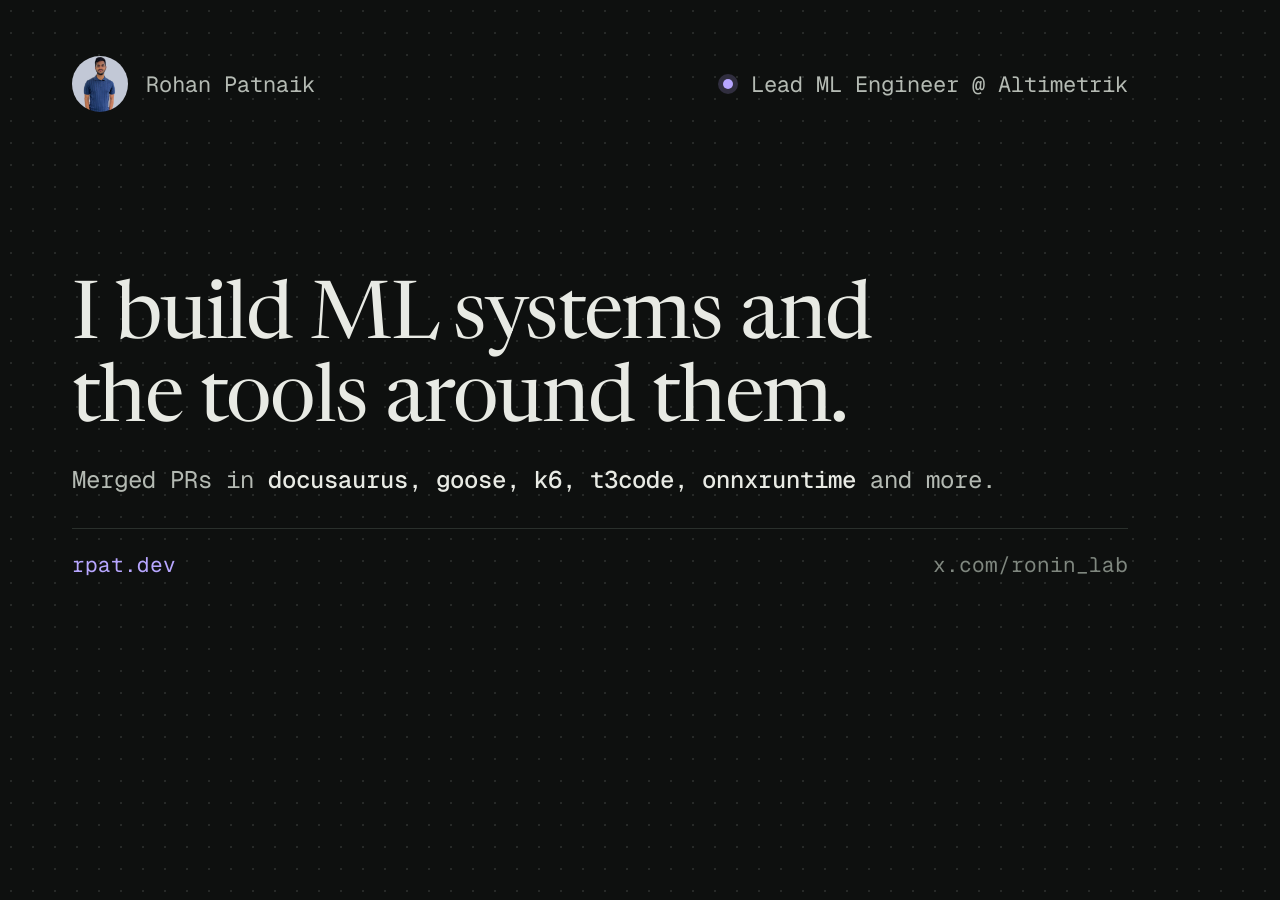
<file: scripts/og-card.html>
<!doctype html>
<!-- Source for public/og.png (1200x630). Re-render with headless Chrome:
     chrome --headless=new --window-size=1200,800 --screenshot=og.png, then crop the top 1200x630 (headless viewports run short) -->
<html><head><meta charset="utf-8">
<link href="https://fonts.googleapis.com/css2?family=Newsreader:opsz,wght@6..72,400&family=Geist+Mono:wght@400;500&display=swap" rel="stylesheet">
<style>
  html,body{margin:0;width:1200px;height:630px;overflow:hidden}
  body{background:#0e100f;color:#e8eae4;font-family:"Geist Mono",monospace;position:relative;
    background-image:radial-gradient(circle,rgba(127,135,127,.22) 1px,transparent 1.3px);background-size:22px 22px}
  .card{position:absolute;inset:56px 72px 52px;display:flex;flex-direction:column}
  .top{display:flex;align-items:center;gap:18px;font-size:22px;color:#b4bab3}
  .top img{width:56px;height:56px;border-radius:50%}
  .dot{width:10px;height:10px;border-radius:50%;background:#b7a6ff;box-shadow:0 0 0 5px rgba(183,166,255,.2);margin-left:auto}
  h1{font:400 80px/1.04 "Newsreader",serif;letter-spacing:-.02em;margin:auto 0 18px}
  p{margin:0;font-size:24px;color:#b4bab3;line-height:1.5}
  p b{color:#e8eae4;font-weight:500}
  .foot{display:flex;justify-content:space-between;margin-top:30px;padding-top:22px;border-top:1px solid #2a302c;font-size:21px;color:#7f877f}
  .foot span:first-child{color:#b7a6ff}
</style></head><body>
<div class="card">
  <div class="top"><img src="../public/dp.png" alt="">Rohan Patnaik<span class="dot"></span><span>Lead ML Engineer @ Altimetrik</span></div>
  <h1>I build ML systems and<br>the tools around them.</h1>
  <p>Merged PRs in <b>docusaurus, goose, k6, t3code, onnxruntime</b> and more.</p>
  <div class="foot"><span>rpat.dev</span><span>x.com/ronin_lab</span></div>
</div>
</body></html>
</file>
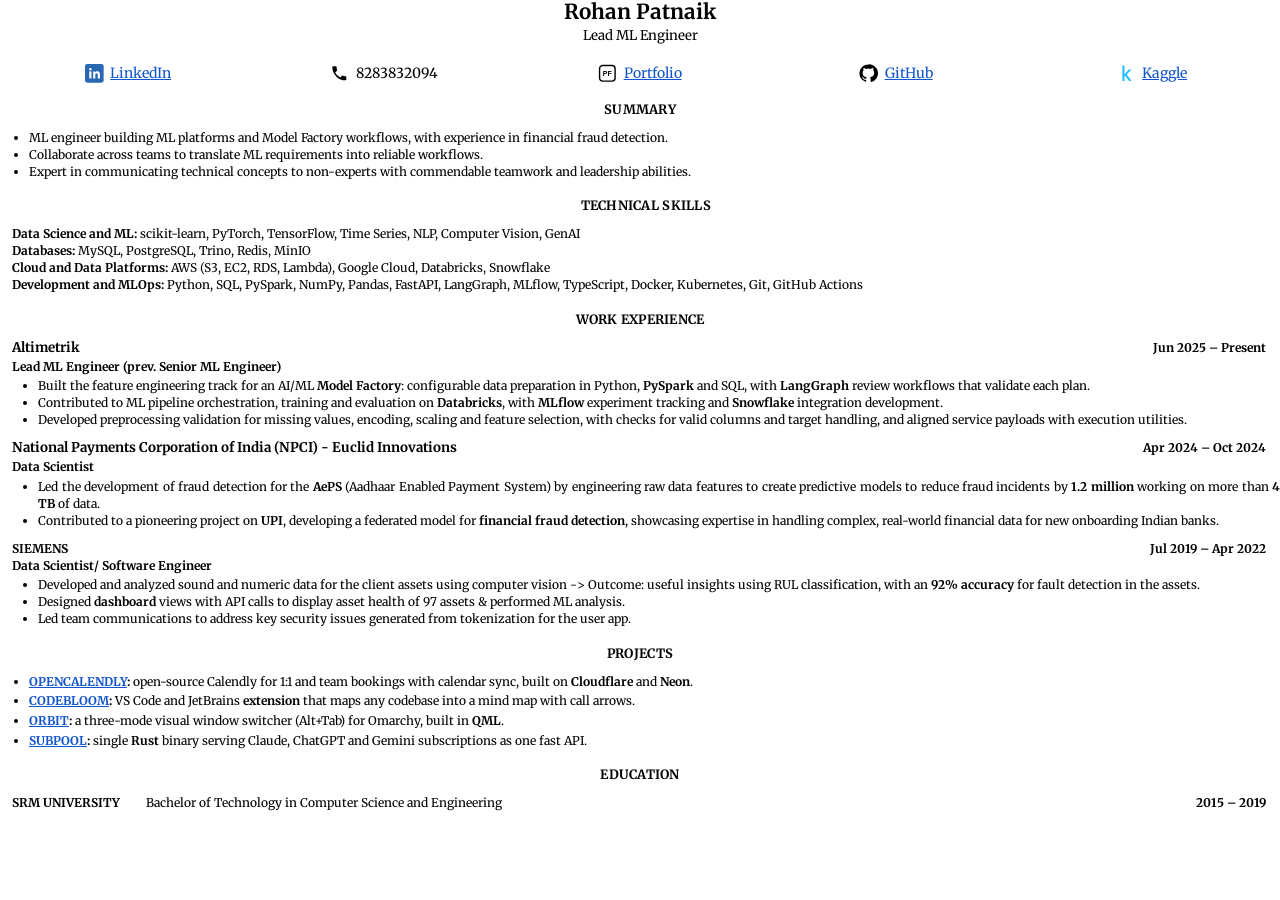
<file: scripts/resume.html>
<!doctype html>
<!-- Source for "public/Rohan Patnaik resume v1.pdf". Mirrors the original Google Docs résumé layout.
     Re-render: chrome --headless=new --no-pdf-header-footer --print-to-pdf="public/Rohan Patnaik resume v1.pdf" scripts/resume.html -->
<html lang="en"><head><meta charset="utf-8">
<title>Rohan Patnaik Résumé</title>
<link href="https://fonts.googleapis.com/css2?family=Merriweather:wght@400;700&display=swap" rel="stylesheet">
<style>
  @page { size: Letter; margin: 0.55in 0.55in 0.45in; }
  * { box-sizing: border-box; }
  body { margin: 0; font: 400 9pt/1.42 "Merriweather", Georgia, serif; color: #000; }
  a { color: #1155cc; }
  b { font-weight: 700; }
  header { text-align: center; }
  h1 { font: 700 15.5pt/1.2 "Merriweather", serif; margin: 0; }
  .title { margin: 2pt 0 0; font-size: 10pt; }
  .links { display: grid; grid-template-columns: repeat(5, 1fr); align-items: center; margin: 13pt 0 0; font-size: 10.5pt; }
  .links span { display: inline-flex; align-items: center; justify-content: center; gap: 5pt; }
  .links svg { width: 14pt; height: 14pt; flex: none; }
  h2 { font: 700 9.6pt "Merriweather", serif; text-align: center; margin: 13pt 0 9pt; letter-spacing: .02em; }
  ul { margin: 0; padding-left: 0.4in; }
  li { margin: 0; }
  .summary ul { padding-left: 0.3in; }
  .skills { padding-left: 0.12in; text-align: justify; }
  .skills p { margin: 0; }
  .job { padding-left: 0.12in; margin-top: 8pt; }
  .job:first-of-type { margin-top: 0; }
  .row { display: flex; justify-content: space-between; align-items: baseline; padding-right: 0.15in; }
  .co { font-weight: 700; font-size: 10pt; }
  .co.small { font-size: 9pt; }
  .when { font-weight: 700; }
  .role { font-weight: 700; margin-bottom: 2pt; }
  .job ul { padding-left: 0.28in; text-align: justify; }
  .proj { padding-left: 0.12in; margin-top: 8pt; }
  .proj:first-of-type { margin-top: 0; }
  .proj ul { padding-left: 0.18in; margin-left: -0.12in; text-align: justify; }
  .projects { padding-left: 0.3in; text-align: left; }
  .projects li { margin: 0 0 2pt; }
  .edu { display: grid; grid-template-columns: 1.4in 1fr auto; padding: 0 0.15in 0 0.12in; }
</style></head><body>

<header>
  <h1>Rohan Patnaik</h1>
  <p class="title">Lead ML Engineer</p>
  <div class="links">
    <span><svg viewBox="0 0 24 24"><rect width="24" height="24" rx="3" fill="#2867b2"/><rect x="5.5" y="9.5" width="2.8" height="9" fill="#fff"/><circle cx="6.9" cy="6.6" r="1.6" fill="#fff"/><path fill="#fff" d="M10.5 9.5h2.6v1.3c.5-.8 1.4-1.5 2.8-1.5 2.8 0 3.3 1.8 3.3 4.2v5h-2.8v-4.4c0-1.1-.1-2.3-1.4-2.3-1.4 0-1.7 1-1.7 2.2v4.5h-2.8z"/></svg><a href="https://www.linkedin.com/in/rohan-patnaik-88929b159/">LinkedIn</a></span>
    <span><svg viewBox="0 0 24 24"><path d="M6.6 10.8a15.1 15.1 0 0 0 6.6 6.6l2.2-2.2c.3-.3.7-.4 1-.2 1.1.4 2.3.6 3.6.6.6 0 1 .4 1 1V20c0 .6-.4 1-1 1A17 17 0 0 1 3 4c0-.6.4-1 1-1h3.5c.6 0 1 .4 1 1 0 1.3.2 2.5.6 3.6.1.3 0 .7-.2 1z"/></svg>8283832094</span>
    <span><svg viewBox="0 0 24 24"><rect x="2" y="2" width="20" height="20" rx="4" fill="none" stroke="#000" stroke-width="1.8"/><text x="12" y="16" font-size="9" font-family="Arial" font-weight="700" text-anchor="middle">PF</text></svg><a href="https://rohan-patnaik.github.io">Portfolio</a></span>
    <span><svg viewBox="0 0 24 24"><path d="M12 .5a11.5 11.5 0 0 0-3.6 22.4c.6.1.8-.3.8-.6v-2c-3.2.7-3.9-1.5-3.9-1.5-.5-1.3-1.3-1.7-1.3-1.7-1-.7.1-.7.1-.7 1.2.1 1.8 1.2 1.8 1.2 1 1.8 2.7 1.3 3.4 1 .1-.8.4-1.300.7-1.6-2.6-.3-5.3-1.3-5.3-5.7 0-1.3.5-2.3 1.2-3.1-.1-.3-.5-1.5.1-3.1 0 0 1-.3 3.2 1.2a11 11 0 0 1 5.8 0c2.2-1.5 3.2-1.2 3.2-1.2.6 1.6.2 2.8.1 3.1.8.8 1.2 1.9 1.2 3.1 0 4.4-2.7 5.4-5.3 5.7.4.4.8 1.1.8 2.2v3.3c0 .3.2.7.8.6A11.5 11.5 0 0 0 12 .5z"/></svg><a href="https://github.com/rohan-patnaik">GitHub</a></span>
    <span><svg viewBox="0 0 24 24"><path fill="#20beff" d="M7 2h2.6v11.3L15.3 7h3.3l-6.1 6.6L19 22h-3.3l-5.2-6.9-.9 1V22H7z"/></svg><a href="https://www.kaggle.com/rohanpatnaik">Kaggle</a></span>
  </div>
</header>

<section class="summary">
  <h2>SUMMARY</h2>
  <ul>
    <li>ML engineer building ML platforms and Model Factory workflows, with experience in financial fraud detection.</li>
    <li>Collaborate across teams to translate ML requirements into reliable workflows.</li>
    <li>Expert in communicating technical concepts to non-experts with commendable teamwork and leadership abilities.</li>
  </ul>
</section>

<section class="skills">
  <h2>TECHNICAL SKILLS</h2>
  <p><b>Data Science and ML:</b> scikit-learn, PyTorch, TensorFlow, Time Series, NLP, Computer Vision, GenAI</p>
  <p><b>Databases:</b> MySQL, PostgreSQL, Trino, Redis, MinIO</p>
  <p><b>Cloud and Data Platforms:</b> AWS (S3, EC2, RDS, Lambda), Google Cloud, Databricks, Snowflake</p>
  <p><b>Development and MLOps:</b> Python, SQL, PySpark, NumPy, Pandas, FastAPI, LangGraph, MLflow, TypeScript, Docker, Kubernetes, Git, GitHub Actions</p>
</section>

<section>
  <h2>WORK EXPERIENCE</h2>
  <div class="job">
    <div class="row"><span class="co">Altimetrik</span><span class="when">Jun 2025 – Present</span></div>
    <div class="role">Lead ML Engineer (prev. Senior ML Engineer)</div>
    <ul>
      <li>Built the feature engineering track for an AI/ML <b>Model Factory</b>: configurable data preparation in Python, <b>PySpark</b> and SQL, with <b>LangGraph</b> review workflows that validate each plan.</li>
      <li>Contributed to ML pipeline orchestration, training and evaluation on <b>Databricks</b>, with <b>MLflow</b> experiment tracking and <b>Snowflake</b> integration development.</li>
      <li>Developed preprocessing validation for missing values, encoding, scaling and feature selection, with checks for valid columns and target handling, and aligned service payloads with execution utilities.</li>
    </ul>
  </div>
  <div class="job">
    <div class="row"><span class="co">National Payments Corporation of India (NPCI) - Euclid Innovations</span><span class="when">Apr 2024 – Oct 2024</span></div>
    <div class="role">Data Scientist</div>
    <ul>
      <li>Led the development of fraud detection for the <b>AePS</b> (Aadhaar Enabled Payment System) by engineering raw data features to create predictive models to reduce fraud incidents by <b>1.2 million</b> working on more than <b>4 TB</b> of data.</li>
      <li>Contributed to a pioneering project on <b>UPI</b>, developing a federated model for <b>financial fraud detection</b>, showcasing expertise in handling complex, real-world financial data for new onboarding Indian banks.</li>
    </ul>
  </div>
  <div class="job">
    <div class="row"><span class="co small">SIEMENS</span><span class="when">Jul 2019 – Apr 2022</span></div>
    <div class="role">Data Scientist/ Software Engineer</div>
    <ul>
      <li>Developed and analyzed sound and numeric data for the client assets using computer vision -&gt; Outcome: useful insights using RUL classification, with an <b>92% accuracy</b> for fault detection in the assets.</li>
      <li>Designed <b>dashboard</b> views with API calls to display asset health of 97 assets &amp; performed ML analysis.</li>
      <li>Led team communications to address key security issues generated from tokenization for the user app.</li>
    </ul>
  </div>
</section>

<section>
  <h2>PROJECTS</h2>
  <ul class="projects">
    <li><b><a href="https://opencalendly.com">OPENCALENDLY</a>:</b> open-source Calendly for 1:1 and team bookings with calendar sync, built on <b>Cloudflare</b> and <b>Neon</b>.</li>
    <li><b><a href="https://github.com/rohan-patnaik/codebloom">CODEBLOOM</a>:</b> VS Code and JetBrains <b>extension</b> that maps any codebase into a mind map with call arrows.</li>
    <li><b><a href="https://omarchyplugins.com/plugin.html?id=io.github.rohan-patnaik.window-switcher">ORBIT</a>:</b> a three-mode visual window switcher (Alt+Tab) for Omarchy, built in <b>QML</b>.</li>
    <li><b><a href="https://github.com/rohan-patnaik/subpool">SUBPOOL</a>:</b> single <b>Rust</b> binary serving Claude, ChatGPT and Gemini subscriptions as one fast API.</li>
  </ul>
</section>

<section>
  <h2>EDUCATION</h2>
  <div class="edu"><b>SRM UNIVERSITY</b><span>Bachelor of Technology in Computer Science and Engineering</span><b>2015 – 2019</b></div>
</section>

</body></html>
</file>
